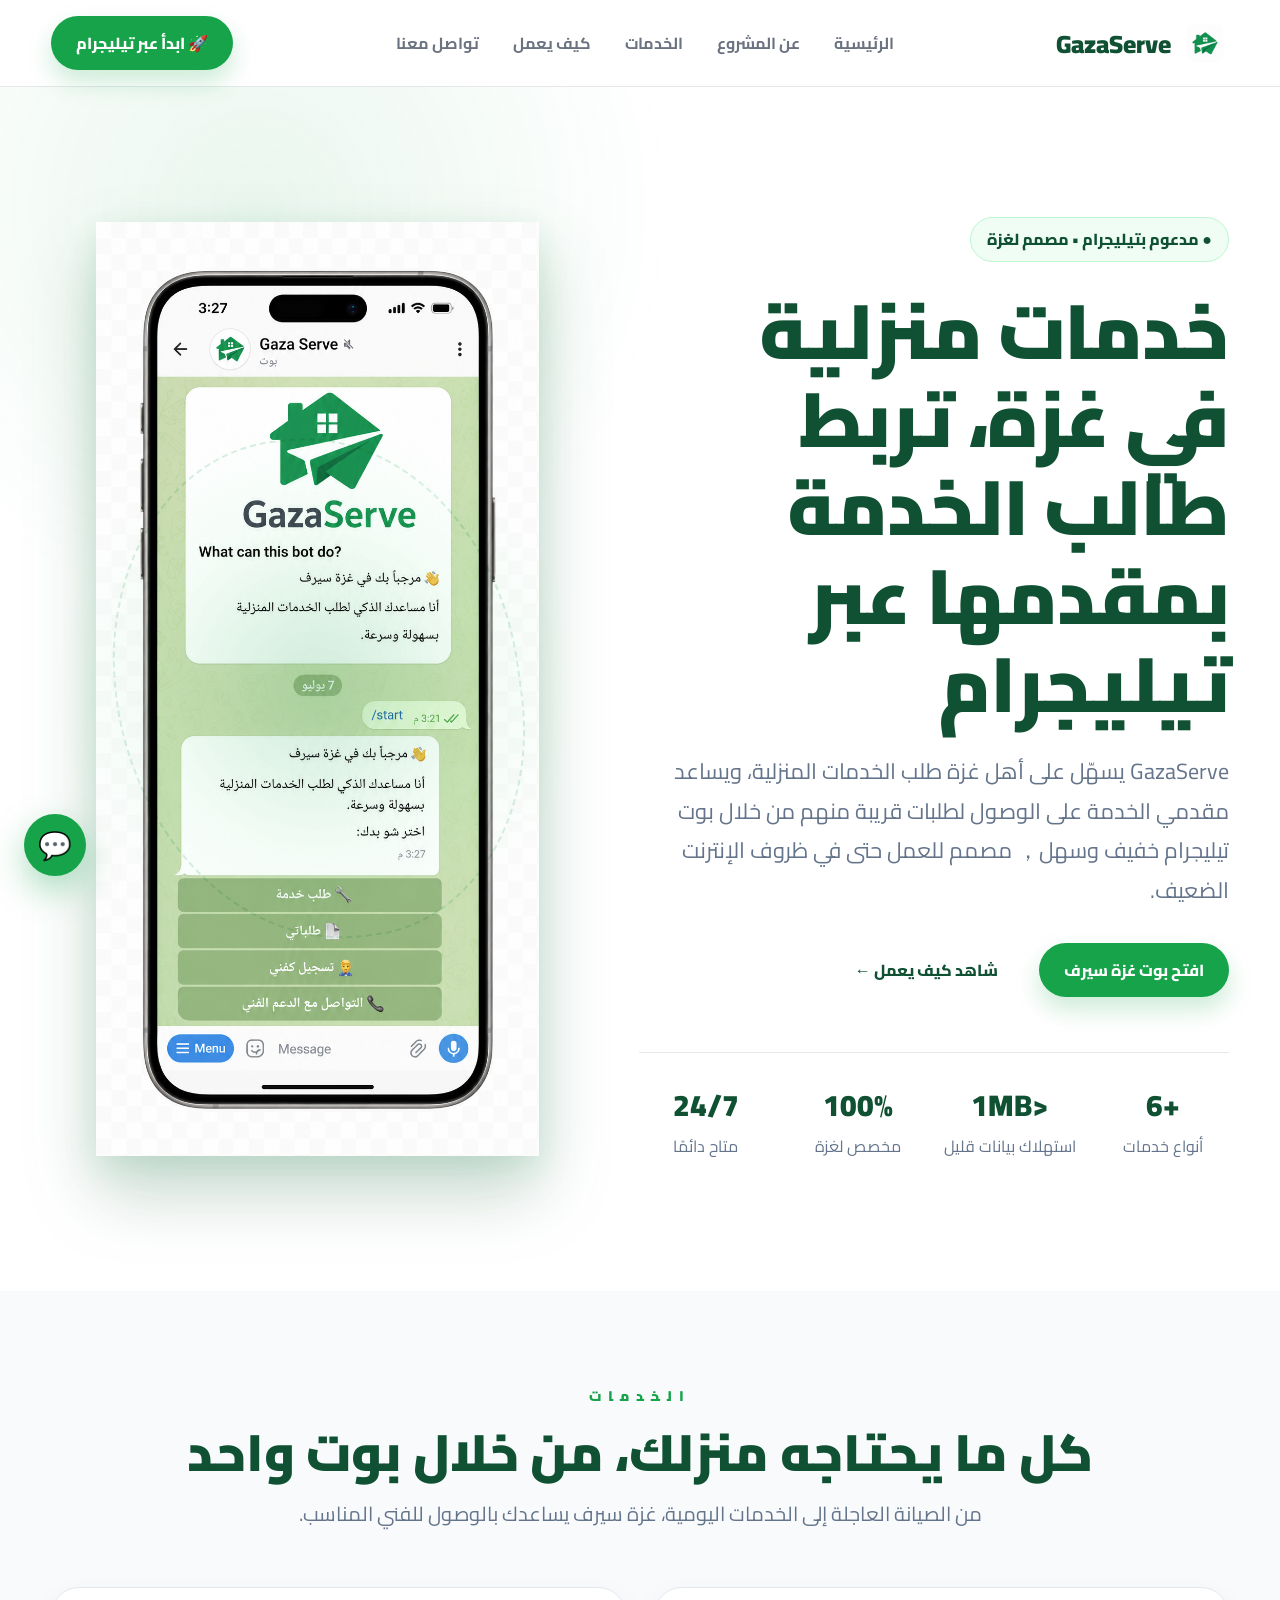
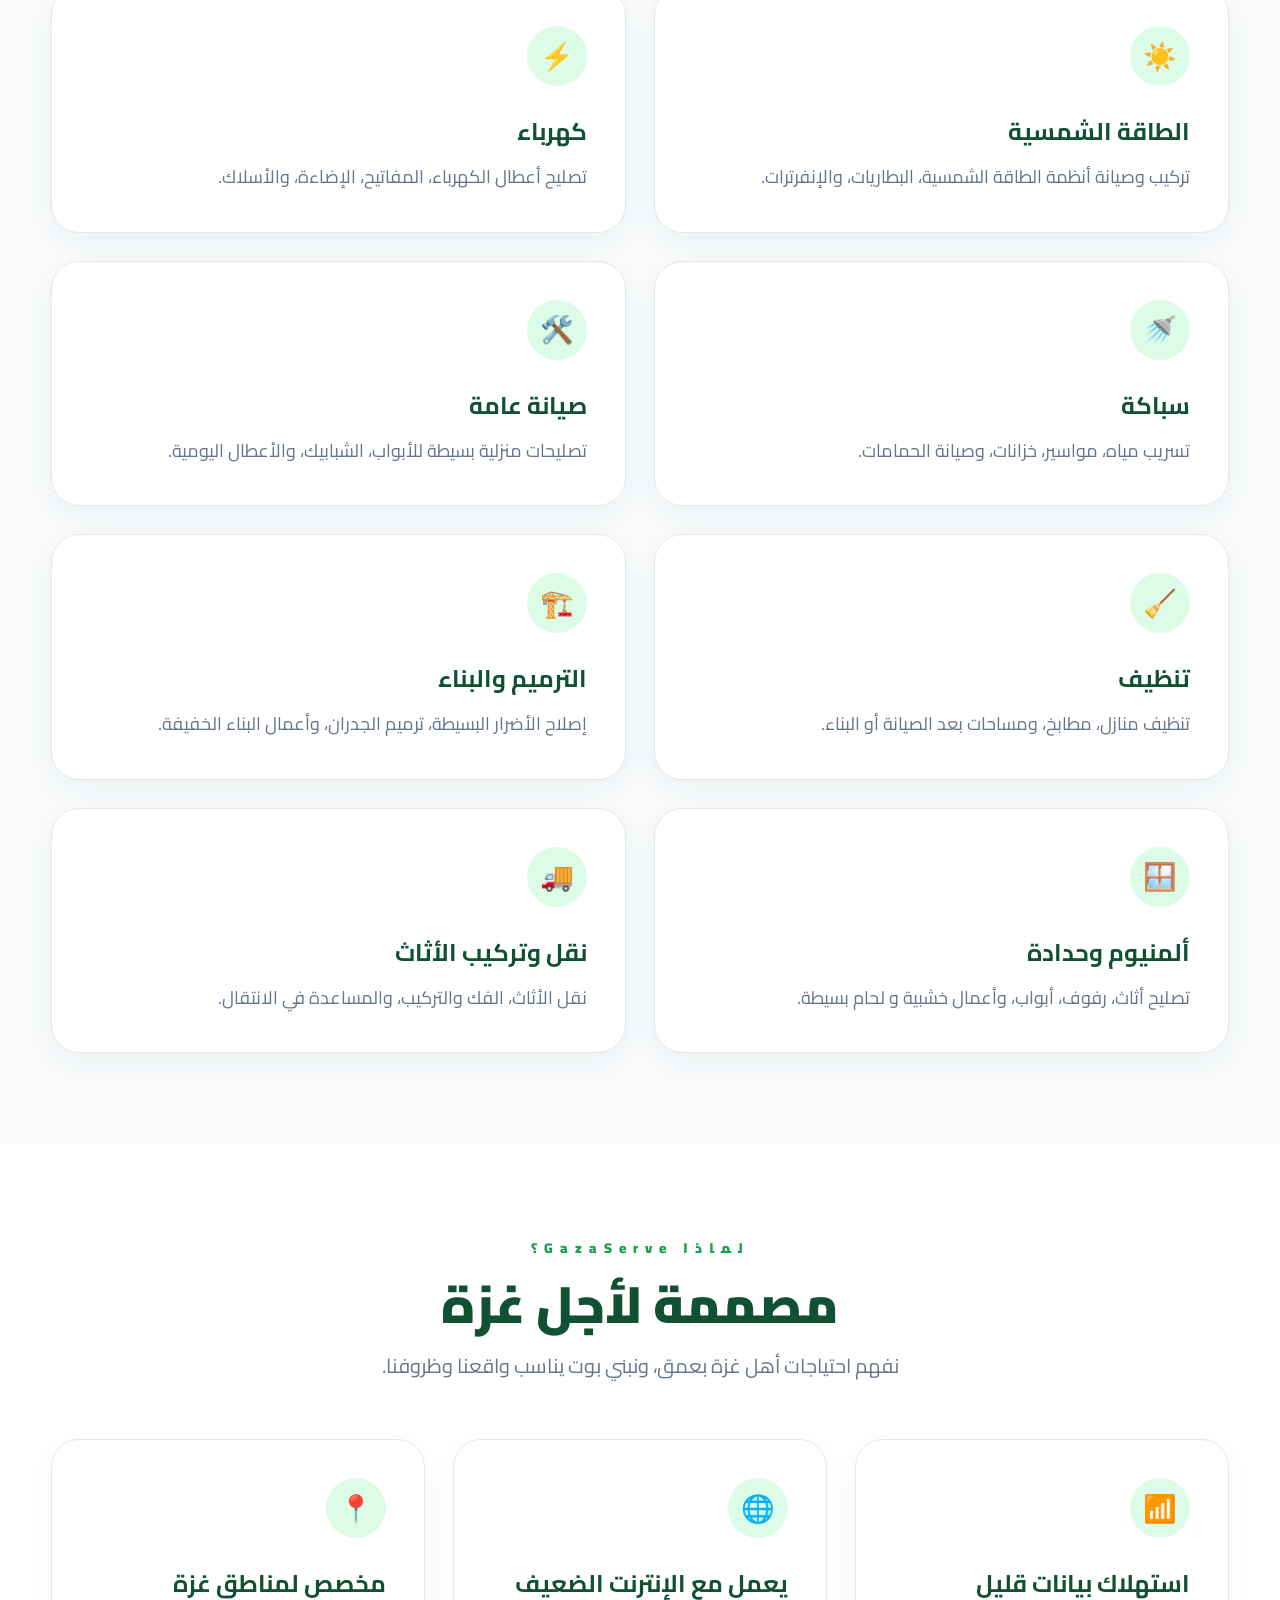
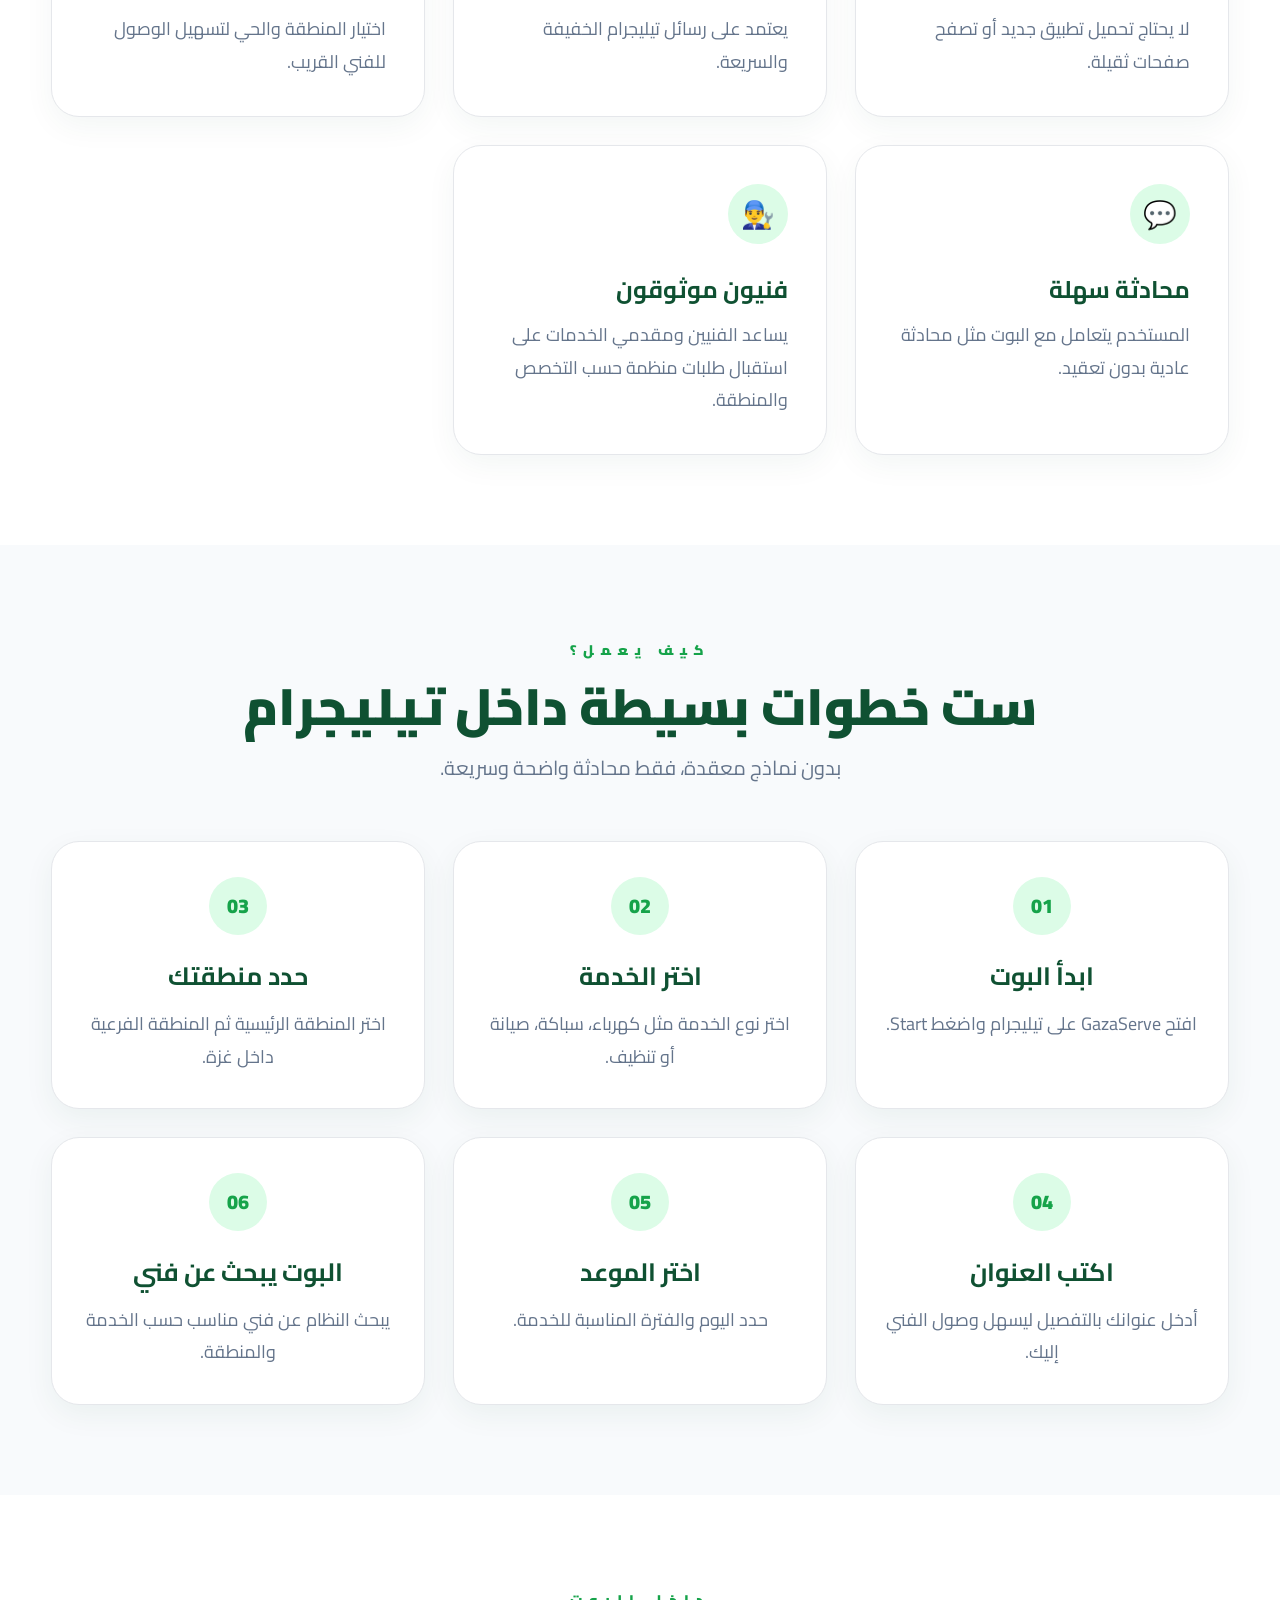
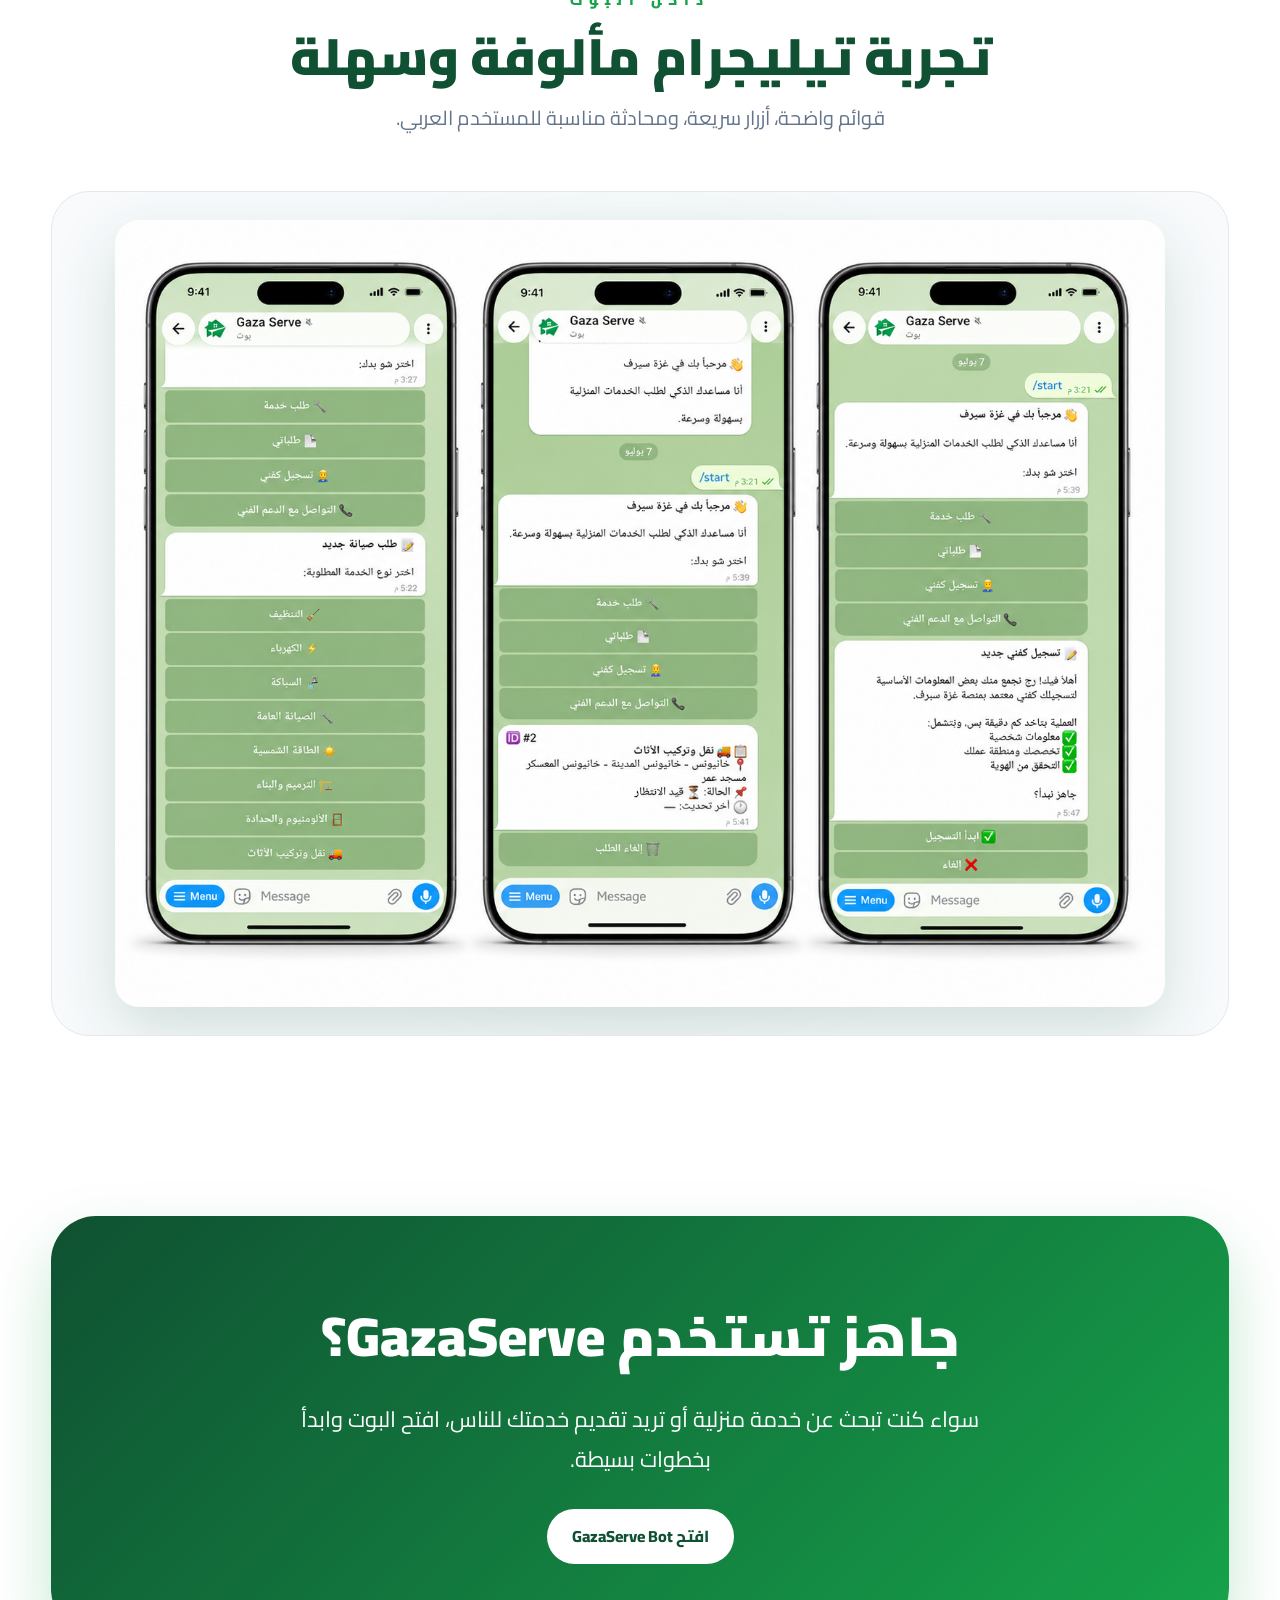
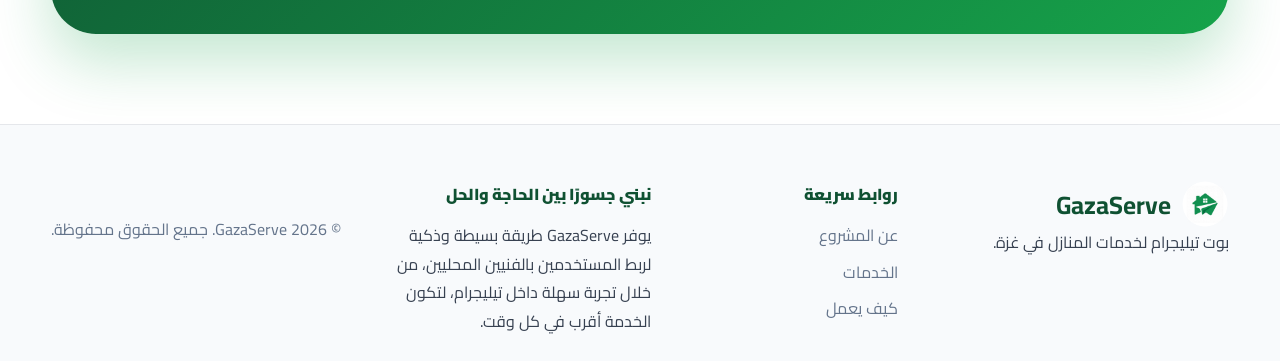
<file: html/index.html>
<!DOCTYPE html>
<html lang="ar" dir="rtl">
<head>
  <meta charset="UTF-8" />
  <meta name="viewport" content="width=device-width, initial-scale=1.0" />
  <title>GazaServe | خدمات منزلية عبر تيليجرام</title>

  <link rel="stylesheet" href="../css/style.css" />
  <script defer src="../js/main.js"></script>

  <link rel="preconnect" href="https://fonts.googleapis.com">
  <link rel="preconnect" href="https://fonts.gstatic.com" crossorigin>
  <link href="https://fonts.googleapis.com/css2?family=Cairo:wght@400;600;700;800;900&display=swap" rel="stylesheet">
</head>

<body>

<header class="navbar">
  <div class="container nav-content">
    <a href="index.html" class="logo">
      <img src="../images/logo.png" alt="GazaServe Logo">
      <span>GazaServe</span>
    </a>

    <button class="menu-btn" id="menuBtn">☰</button>

    <nav class="nav-links" id="navLinks">
      <a href="index.html">الرئيسية</a>
      <a href="about.html">عن المشروع</a>
      <a href="services.html">الخدمات</a>
      <a href="how-it-works.html">كيف يعمل</a>
      <a href="contact.html">تواصل معنا</a>
    </nav>

    <a class="nav-cta" href="https://t.me/GazaServeBot" target="_blank">🚀 ابدأ عبر تيليجرام</a>
  </div>
</header>

<main>

<section class="hero section">
  <div class="container hero-grid">
    <div class="hero-text reveal">
      <div class="badge">● مدعوم بتيليجرام • مصمم لغزة</div>
<h1>خدمات منزلية في غزة، تربط طالب الخدمة بمقدمها عبر تيليجرام</h1>

<p>
  GazaServe يسهّل على أهل غزة طلب الخدمات المنزلية، ويساعد مقدمي الخدمة
  على الوصول لطلبات قريبة منهم من خلال بوت تيليجرام خفيف وسهل，
  مصمم للعمل حتى في ظروف الإنترنت الضعيف.
</p>

      <div class="hero-actions">
        <a href="https://t.me/GazaServeBot" target="_blank" class="btn primary">افتح بوت غزة سيرف</a>
        <a href="#how" class="btn secondary">شاهد كيف يعمل ←</a>
      </div>

      <div class="stats">
        <div><strong>+6</strong><span>أنواع خدمات</span></div>
        <div><strong>&lt;1MB</strong><span>استهلاك بيانات قليل</span></div>
        <div><strong>100%</strong><span>مخصص لغزة</span></div>
        <div><strong>24/7</strong><span>متاح دائمًا</span></div>
      </div>
    </div>

    <div class="phone-card reveal">
      <img src="../images/bot-screen.png" alt="GazaServe Telegram Bot">
    </div>
  </div>
</section>

<section class="services section" id="services">
  <div class="container">
    <div class="section-title reveal">
      <span>الخدمات</span>
      <h2>كل ما يحتاجه منزلك، من خلال بوت واحد</h2>
      <p>من الصيانة العاجلة إلى الخدمات اليومية، غزة سيرف يساعدك بالوصول للفني المناسب.</p>
    </div>

    <div class="cards-grid">
      <div class="service-card reveal"><div class="icon">☀️</div><h3>الطاقة الشمسية</h3><p>تركيب وصيانة أنظمة الطاقة الشمسية، البطاريات، والإنفرترات.</p></div>
      <div class="service-card reveal"><div class="icon">⚡</div><h3>كهرباء</h3><p>تصليح أعطال الكهرباء، المفاتيح، الإضاءة، والأسلاك.</p></div>
      <div class="service-card reveal"><div class="icon">🚿</div><h3>سباكة</h3><p>تسريب مياه، مواسير، خزانات، وصيانة الحمامات.</p></div>
      <div class="service-card reveal"><div class="icon">🛠️</div><h3>صيانة عامة</h3><p>تصليحات منزلية بسيطة للأبواب، الشبابيك، والأعطال اليومية.</p></div>
      <div class="service-card reveal"><div class="icon">🧹</div><h3>تنظيف</h3><p>تنظيف منازل، مطابخ، ومساحات بعد الصيانة أو البناء.</p></div>
      <div class="service-card reveal"><div class="icon">🏗️</div><h3>الترميم والبناء</h3><p>إصلاح الأضرار البسيطة، ترميم الجدران، وأعمال البناء الخفيفة.</p></div>
      <div class="service-card reveal"><div class="icon">🪟</div><h3>ألمنيوم وحدادة</h3><p>تصليح أثاث، رفوف، أبواب، وأعمال خشبية و لحام بسيطة.</p></div>
      <div class="service-card reveal"><div class="icon">🚚</div><h3>نقل وتركيب الأثاث</h3><p>نقل الأثاث، الفك والتركيب، والمساعدة في الانتقال.</p></div>
    </div>
  </div>
</section>

<section class="why section">
  <div class="container">
    <div class="section-title reveal">
      <span>لماذا GazaServe؟</span>
      <h2>مصممة لأجل غزة</h2>
      <p>نفهم احتياجات أهل غزة بعمق، ونبني بوت يناسب واقعنا وظروفنا.</p>
    </div>

    <div class="why-grid">
      <div class="why-card reveal"><div class="why-icon">📶</div><h3>استهلاك بيانات قليل</h3><p>لا يحتاج تحميل تطبيق جديد أو تصفح صفحات ثقيلة.</p></div>
      <div class="why-card reveal"><div class="why-icon">🌐</div><h3>يعمل مع الإنترنت الضعيف</h3><p>يعتمد على رسائل تيليجرام الخفيفة والسريعة.</p></div>
      <div class="why-card reveal"><div class="why-icon">📍</div><h3>مخصص لمناطق غزة</h3><p>اختيار المنطقة والحي لتسهيل الوصول للفني القريب.</p></div>
      <div class="why-card reveal"><div class="why-icon">💬</div><h3>محادثة سهلة</h3><p>المستخدم يتعامل مع البوت مثل محادثة عادية بدون تعقيد.</p></div>
      <div class="why-card reveal"><div class="why-icon">👨‍🔧</div><h3>فنيون موثوقون</h3><p>يساعد الفنيين ومقدمي الخدمات على استقبال طلبات منظمة حسب التخصص والمنطقة.</p></div>
    </div>
  </div>
</section>

<section class="how section" id="how">
  <div class="container">
    <div class="section-title reveal">
      <span>كيف يعمل؟</span>
      <h2>ست خطوات بسيطة داخل تيليجرام</h2>
      <p>بدون نماذج معقدة، فقط محادثة واضحة وسريعة.</p>
    </div>

    <div class="timeline">
      <div class="step reveal"><span>01</span><h3>ابدأ البوت</h3><p>افتح GazaServe على تيليجرام واضغط Start.</p></div>
      <div class="step reveal"><span>02</span><h3>اختر الخدمة</h3><p>اختر نوع الخدمة مثل كهرباء، سباكة، صيانة أو تنظيف.</p></div>
      <div class="step reveal"><span>03</span><h3>حدد منطقتك</h3><p>اختر المنطقة الرئيسية ثم المنطقة الفرعية داخل غزة.</p></div>
      <div class="step reveal"><span>04</span><h3>اكتب العنوان</h3><p>أدخل عنوانك بالتفصيل ليسهل وصول الفني إليك.</p></div>
      <div class="step reveal"><span>05</span><h3>اختر الموعد</h3><p>حدد اليوم والفترة المناسبة للخدمة.</p></div>
      <div class="step reveal"><span>06</span><h3>البوت يبحث عن فني</h3><p>يبحث النظام عن فني مناسب حسب الخدمة والمنطقة.</p></div>
    </div>
  </div>
</section>

<section class="screens section">
  <div class="container">
    <div class="section-title reveal">
      <span>داخل البوت</span>
      <h2>تجربة تيليجرام مألوفة وسهلة</h2>
      <p>قوائم واضحة، أزرار سريعة، ومحادثة مناسبة للمستخدم العربي.</p>
    </div>

   <div class="screenshots single-screenshot reveal">
  <img
    src="../images/bot-screens-combined.png"
    alt="واجهات بوت GazaServe داخل تيليجرام"
  >
</div>
</section>

<section class="cta section">
  <div class="container">
    <div class="cta-box reveal">
      <h2>جاهز تستخدم GazaServe؟</h2>
      <p>
        سواء كنت تبحث عن خدمة منزلية أو تريد تقديم خدمتك للناس،
        افتح البوت وابدأ بخطوات بسيطة.
      </p>
      <a href="https://t.me/GazaServeBot" target="_blank" class="btn white-btn">افتح GazaServe Bot</a>
    </div>
  </div>
</section>

</main>
<footer class="footer">
  <div class="container footer-grid">
    <div>
      <div class="footer-logo">
        <img src="../images/logo.png" alt="">
        <strong>GazaServe</strong>
      </div>
      <p>بوت تيليجرام لخدمات المنازل في غزة.</p>
    </div>

    <div>
      <h4>روابط سريعة</h4>
      <a href="about.html">عن المشروع</a>
      <a href="services.html">الخدمات</a>
      <a href="how-it-works.html">كيف يعمل</a>
    </div>
<div><h4>نبني جسورًا بين الحاجة والحل</h4>

<p>
يوفر GazaServe طريقة بسيطة وذكية لربط المستخدمين بالفنيين المحليين، من خلال
تجربة سهلة داخل تيليجرام، لتكون الخدمة أقرب في كل وقت.
</p></div>

  <p class="copy">© 2026 GazaServe. جميع الحقوق محفوظة.</p>
</footer>

<a href="https://t.me/GazaServeBot" target="_blank" class="floating">💬</a>

</body>
</html>
</file>
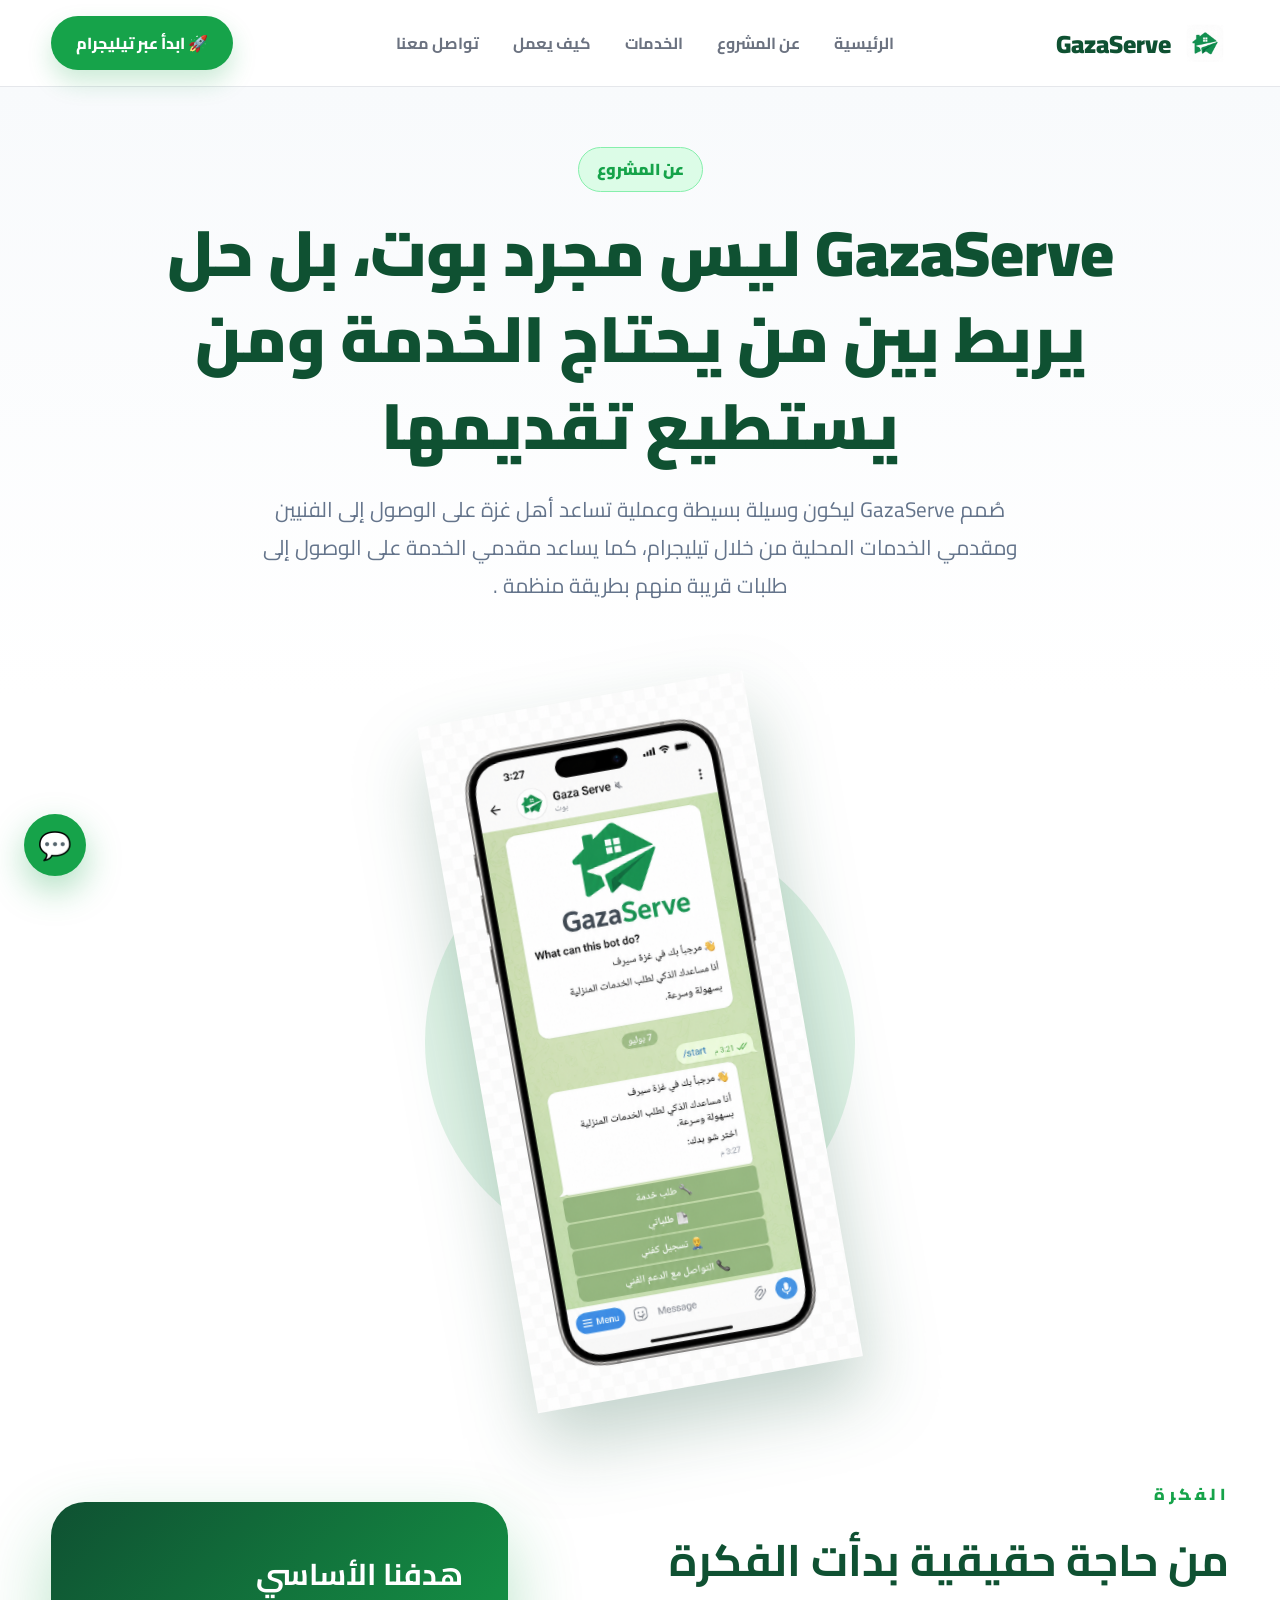
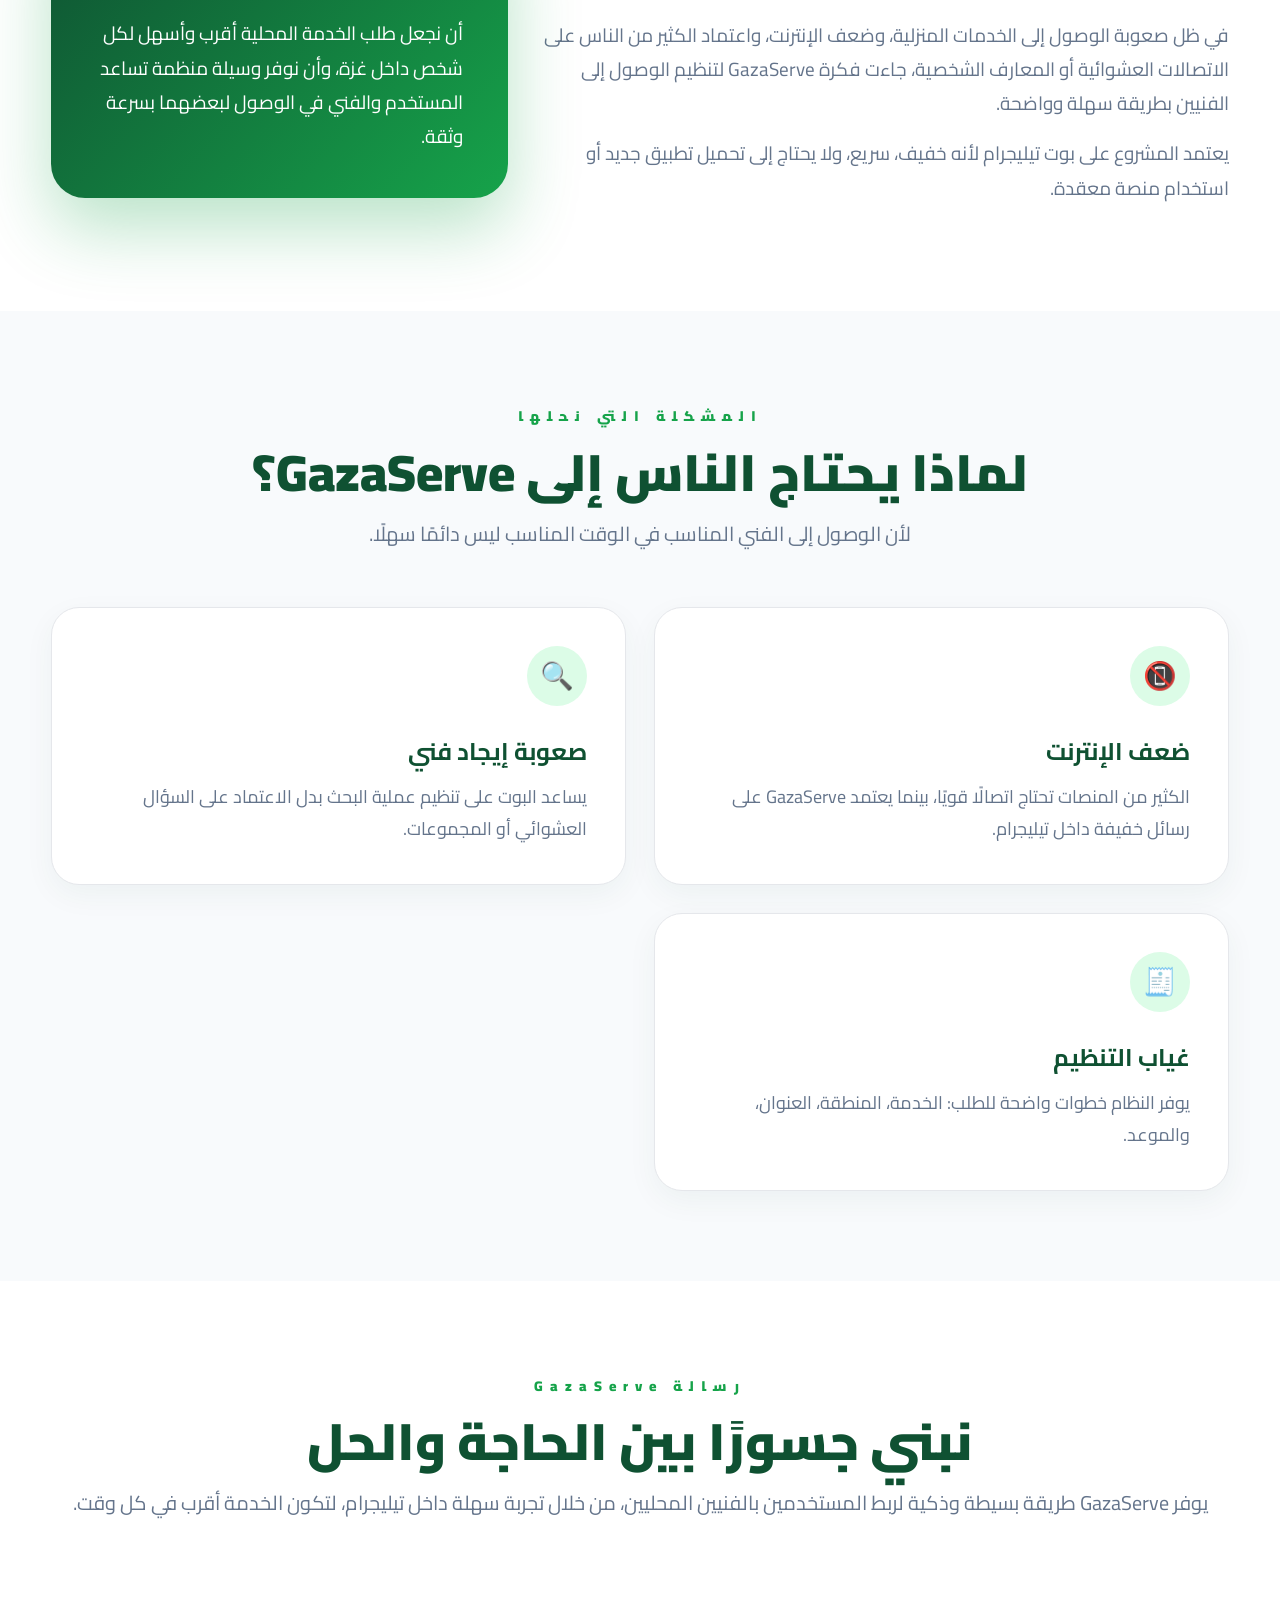
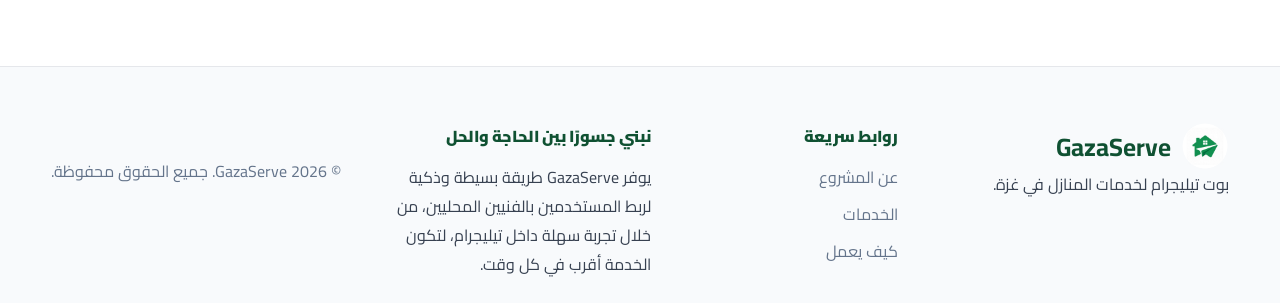
<file: html/about.html>
<!DOCTYPE html>
<html lang="ar" dir="rtl">
<head>
  <meta charset="UTF-8" />
  <meta name="viewport" content="width=device-width, initial-scale=1.0" />
  <title>GazaServe | خدمات منزلية عبر تيليجرام</title>

  <link rel="stylesheet" href="../css/style.css" />
  <link rel="stylesheet" href="../css/about.css"/>
  <script defer src="../js/main.js"></script>

  <link rel="preconnect" href="https://fonts.googleapis.com">
  <link rel="preconnect" href="https://fonts.gstatic.com" crossorigin>
  <link href="https://fonts.googleapis.com/css2?family=Cairo:wght@400;600;700;800;900&display=swap" rel="stylesheet">
</head>

<body>
<header class="navbar">
  <div class="container nav-content">
    <a href="index.html" class="logo">
      <img src="../images/logo.png" alt="GazaServe Logo">
      <span>GazaServe</span>
    </a>

    <button class="menu-btn" id="menuBtn">☰</button>

    <nav class="nav-links" id="navLinks">
      <a href="index.html">الرئيسية</a>
      <a href="about.html">عن المشروع</a>
      <a href="services.html">الخدمات</a>
      <a href="how-it-works.html">كيف يعمل</a>
      <a href="contact.html">تواصل معنا</a>
    </nav>

    <a class="nav-cta" href="https://t.me/GazaServeBot" target="_blank">🚀 ابدأ عبر تيليجرام</a>
  </div>
</header>

<main>
<section class="page-hero section">
  <div class="container">
    <span class="page-badge">عن المشروع</span>
    <h1>GazaServe ليس مجرد بوت، بل حل يربط بين من يحتاج الخدمة ومن يستطيع تقديمها</h1>
    <p>
      صُمم GazaServe ليكون وسيلة بسيطة وعملية تساعد أهل غزة على الوصول إلى الفنيين
      ومقدمي الخدمات المحلية من خلال تيليجرام، كما يساعد مقدمي الخدمة على الوصول
       إلى طلبات قريبة منهم بطريقة منظمة .
    </p>
  </div>
</section>

    <div class="about-phone reveal">
      <img src="../images/bot-screen.png" alt="GazaServe Bot">
    </div>
  </div>
</section>

<section class="about-story section">
  <div class="container about-grid">
    <div class="about-text reveal">
      <span>الفكرة</span>
      <h2>من حاجة حقيقية بدأت الفكرة</h2>
      <p>
        في ظل صعوبة الوصول إلى الخدمات المنزلية، وضعف الإنترنت، واعتماد الكثير
        من الناس على الاتصالات العشوائية أو المعارف الشخصية، جاءت فكرة GazaServe
        لتنظيم الوصول إلى الفنيين بطريقة سهلة وواضحة.
      </p>
      <p>
        يعتمد المشروع على بوت تيليجرام لأنه خفيف، سريع، ولا يحتاج إلى تحميل
        تطبيق جديد أو استخدام منصة معقدة.
      </p>
    </div>

    <div class="about-card reveal">
      <h3>هدفنا الأساسي</h3>
      <p>
        أن نجعل طلب الخدمة المحلية أقرب وأسهل لكل شخص داخل غزة، وأن نوفر وسيلة
        منظمة تساعد المستخدم والفني في الوصول لبعضهما بسرعة وثقة.
      </p>
    </div>
  </div>
</section>

<section class="problem section">
  <div class="container">
    <div class="section-title reveal">
      <span>المشكلة التي نحلها</span>
      <h2>لماذا يحتاج الناس إلى GazaServe؟</h2>
      <p>لأن الوصول إلى الفني المناسب في الوقت المناسب ليس دائمًا سهلًا.</p>
    </div>

    <div class="cards-grid">
      <div class="why-card reveal">
        <div class="why-icon">📵</div>
        <h3>ضعف الإنترنت</h3>
        <p>الكثير من المنصات تحتاج اتصالًا قويًا، بينما يعتمد GazaServe على رسائل خفيفة داخل تيليجرام.</p>
      </div>

      <div class="why-card reveal">
        <div class="why-icon">🔍</div>
        <h3>صعوبة إيجاد فني</h3>
        <p>يساعد البوت على تنظيم عملية البحث بدل الاعتماد على السؤال العشوائي أو المجموعات.</p>
      </div>

      <div class="why-card reveal">
        <div class="why-icon">🧾</div>
        <h3>غياب التنظيم</h3>
        <p>يوفر النظام خطوات واضحة للطلب: الخدمة، المنطقة، العنوان، والموعد.</p>
      </div>
    </div>
  </div>
</section>

<section class="about-values section">
  <div class="container">
    <div class="section-title reveal">
      <span>رسالة GazaServe</span>
      <h2>نبني جسورًا بين الحاجة والحل</h2>
      <p>
        يوفر GazaServe طريقة بسيطة وذكية لربط المستخدمين بالفنيين المحليين، من
        خلال تجربة سهلة داخل تيليجرام، لتكون الخدمة أقرب في كل وقت.
      </p>
    </div>
  </div>
</section>

</main>
<footer class="footer">
  <div class="container footer-grid">
    <div>
      <div class="footer-logo">
        <img src="../images/logo.png" alt="">
        <strong>GazaServe</strong>
      </div>
      <p>بوت تيليجرام لخدمات المنازل في غزة.</p>
    </div>

    <div>
      <h4>روابط سريعة</h4>
      <a href="about.html">عن المشروع</a>
      <a href="services.html">الخدمات</a>
      <a href="how-it-works.html">كيف يعمل</a>
    </div>
<div><h4>نبني جسورًا بين الحاجة والحل</h4>

<p>
يوفر GazaServe طريقة بسيطة وذكية لربط المستخدمين بالفنيين المحليين، من خلال
تجربة سهلة داخل تيليجرام، لتكون الخدمة أقرب في كل وقت.
</p></div>

  <p class="copy">© 2026 GazaServe. جميع الحقوق محفوظة.</p>
</footer>

<a href="https://t.me/GazaServeBot" target="_blank" class="floating">💬</a>

</body>
</html>
</file>
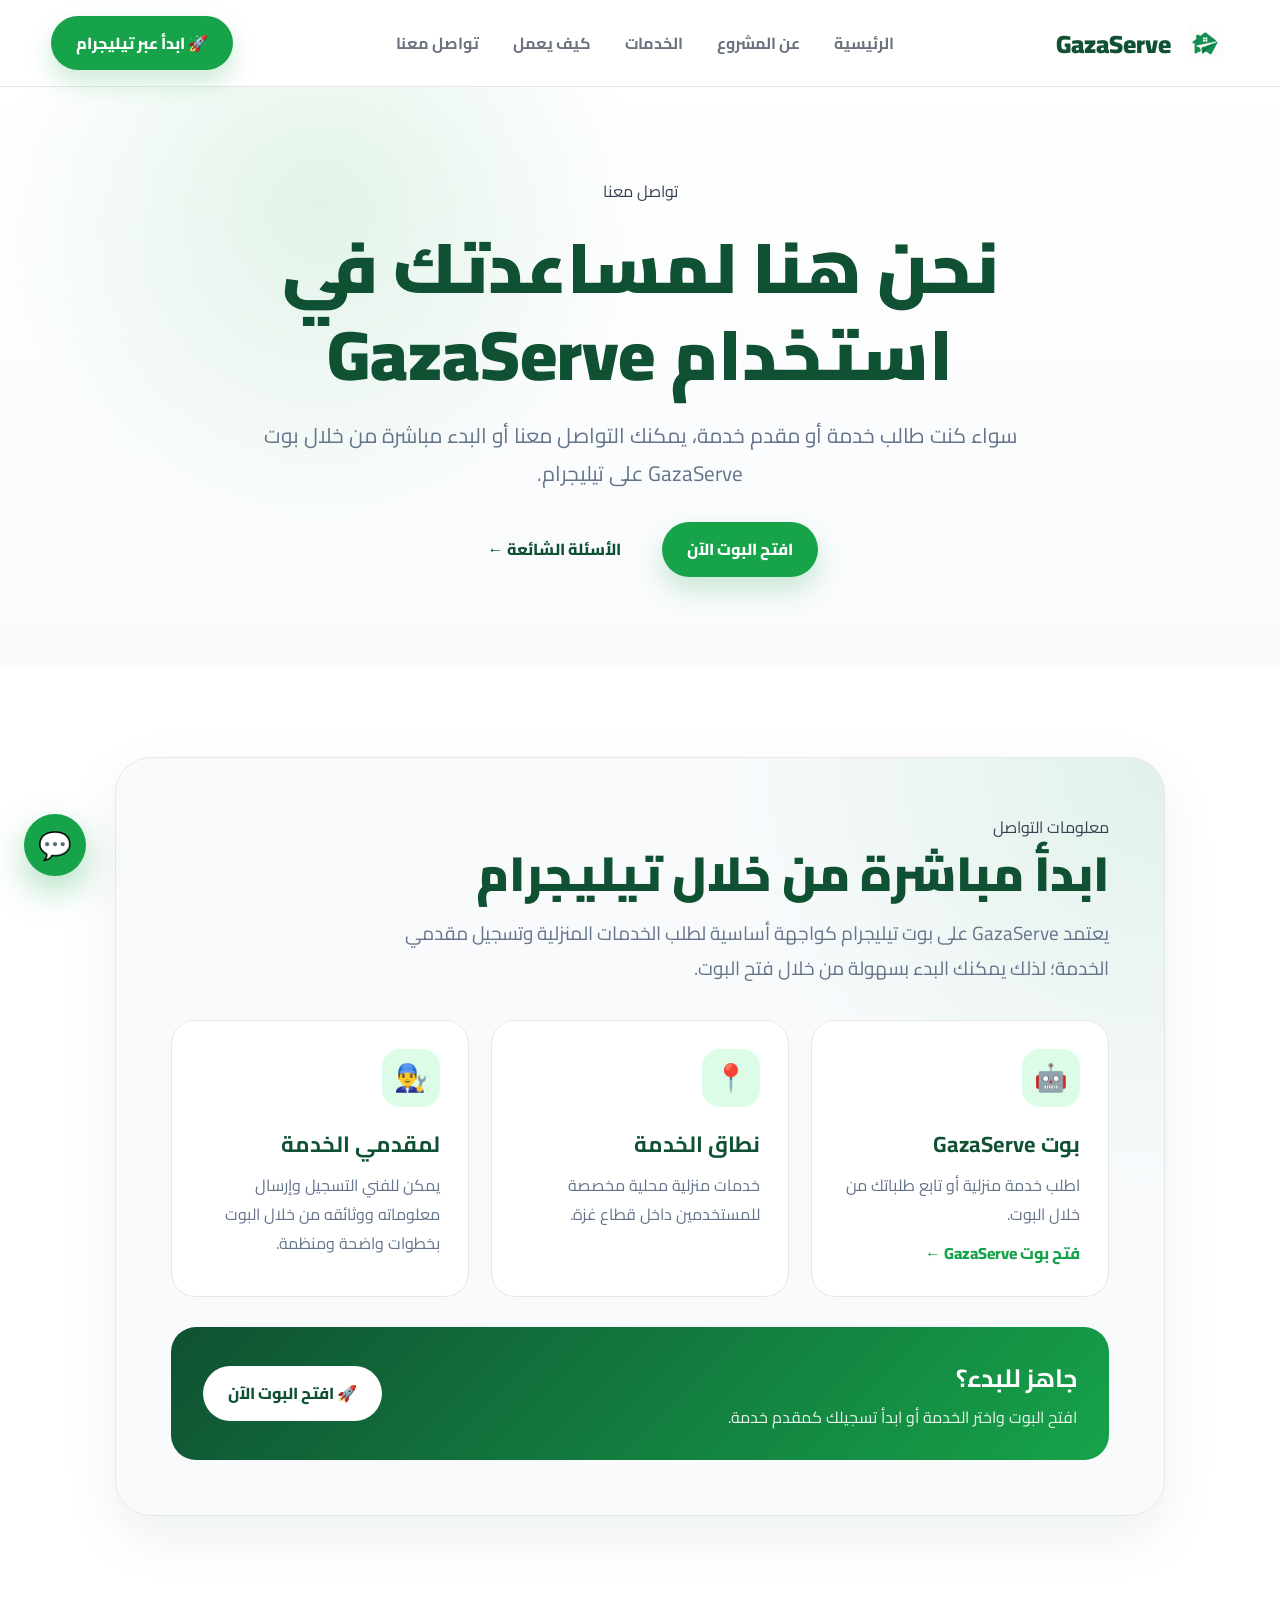
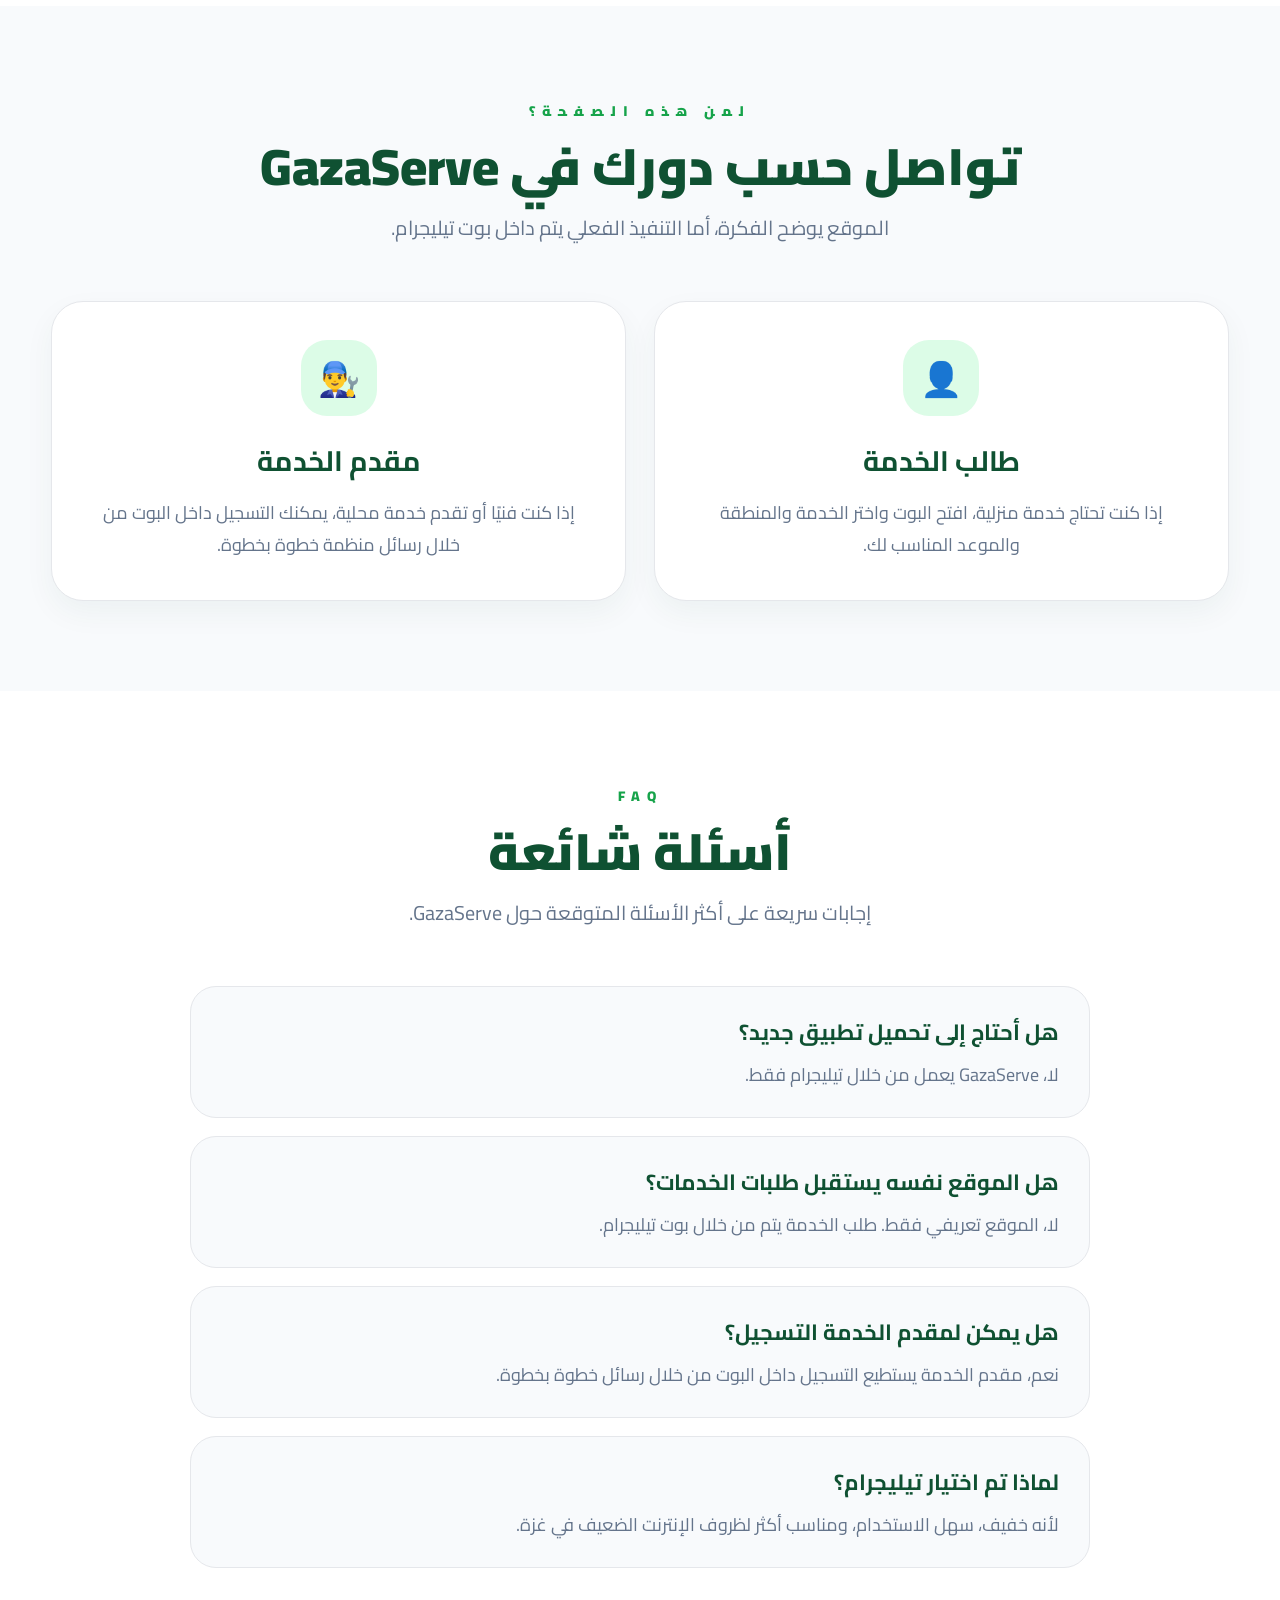
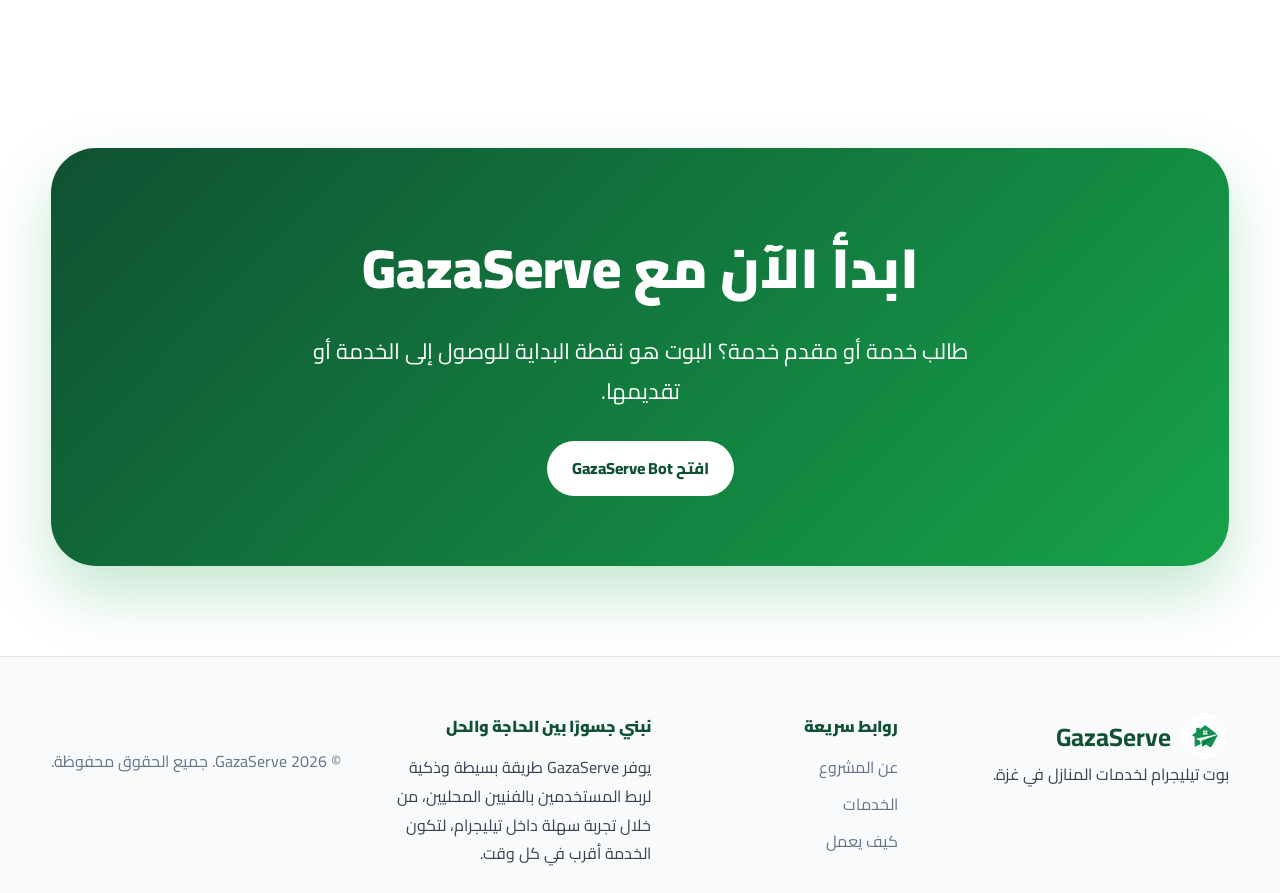
<file: html/contact.html>
<!DOCTYPE html>
<html lang="ar" dir="rtl">
<head>
  <meta charset="UTF-8" />
  <meta name="viewport" content="width=device-width, initial-scale=1.0" />

  <title>تواصل معنا | GazaServe</title>

  <link rel="stylesheet" href="../css/style.css" />
  <link rel="stylesheet" href="../css/contact.css" />
  <script defer src="../js/main.js"></script>

  <link rel="preconnect" href="https://fonts.googleapis.com">
  <link rel="preconnect" href="https://fonts.gstatic.com" crossorigin>
  <link href="https://fonts.googleapis.com/css2?family=Cairo:wght@400;600;700;800;900&display=swap" rel="stylesheet">
</head>

<body>

<header class="navbar">
  <div class="container nav-content">
    <a href="index.html" class="logo">
      <img src="../images/logo.png" alt="GazaServe Logo">
      <span>GazaServe</span>
    </a>

    <button class="menu-btn" id="menuBtn">☰</button>

    <nav class="nav-links" id="navLinks">
      <a href="index.html">الرئيسية</a>
      <a href="about.html">عن المشروع</a>
      <a href="services.html">الخدمات</a>
      <a href="how-it-works.html">كيف يعمل</a>
      <a href="contact.html">تواصل معنا</a>
    </nav>

    <a class="nav-cta" href="https://t.me/GazaServeBot" target="_blank">🚀 ابدأ عبر تيليجرام</a>
  </div>
</header>

<main>

<section class="contact-hero section">
  <div class="container contact-hero-content reveal">
    <span class="page-badge">تواصل معنا</span>
    <h1>نحن هنا لمساعدتك في استخدام GazaServe</h1>
    <p>
      سواء كنت طالب خدمة أو مقدم خدمة، يمكنك التواصل معنا أو البدء مباشرة
      من خلال بوت GazaServe على تيليجرام.
    </p>

    <div class="contact-actions">
      <a href="https://t.me/GazaServeBot" target="_blank" class="btn primary">افتح البوت الآن</a>
      <a href="#faq" class="btn secondary">الأسئلة الشائعة ←</a>
    </div>
  </div>
</section>

<section class="section contact-main">
  <div class="container">

    <div class="contact-info contact-info-full reveal">
      <span class="page-badge">معلومات التواصل</span>

      <h2>ابدأ مباشرة من خلال تيليجرام</h2>

      <p class="contact-intro">
        يعتمد GazaServe على بوت تيليجرام كواجهة أساسية لطلب الخدمات المنزلية
        وتسجيل مقدمي الخدمة؛ لذلك يمكنك البدء بسهولة من خلال فتح البوت.
      </p>

      <div class="info-cards">

        <div class="info-card">
          <div class="info-icon">🤖</div>

          <div>
            <h3>بوت GazaServe</h3>
            <p>اطلب خدمة منزلية أو تابع طلباتك من خلال البوت.</p>

            <a
              href="https://t.me/GazaServeBot"
              target="_blank"
              rel="noopener noreferrer"
            >
              فتح بوت GazaServe ←
            </a>
          </div>
        </div>

        <div class="info-card">
          <div class="info-icon">📍</div>

          <div>
            <h3>نطاق الخدمة</h3>
            <p>خدمات منزلية محلية مخصصة للمستخدمين داخل قطاع غزة.</p>
          </div>
        </div>

        <div class="info-card">
          <div class="info-icon">👨‍🔧</div>

          <div>
            <h3>لمقدمي الخدمة</h3>
            <p>
              يمكن للفني التسجيل وإرسال معلوماته ووثائقه من خلال البوت
              بخطوات واضحة ومنظمة.
            </p>
          </div>
        </div>

      </div>

      <div class="contact-direct-action">
        <div>
          <h3>جاهز للبدء؟</h3>
          <p>افتح البوت واختر الخدمة أو ابدأ تسجيلك كمقدم خدمة.</p>
        </div>

        <a
          href="https://t.me/GazaServeBot"
          target="_blank"
          rel="noopener noreferrer"
          class="btn primary"
        >
          🚀 افتح البوت الآن
        </a>
      </div>

    </div>

  </div>
</section>

<section class="section audience-contact">
  <div class="container">
    <div class="section-title reveal">
      <span>لمن هذه الصفحة؟</span>
      <h2>تواصل حسب دورك في GazaServe</h2>
      <p>الموقع يوضح الفكرة، أما التنفيذ الفعلي يتم داخل بوت تيليجرام.</p>
    </div>

    <div class="audience-grid">
      <div class="audience-card reveal">
        <div class="audience-icon">👤</div>
        <h3>طالب الخدمة</h3>
        <p>
          إذا كنت تحتاج خدمة منزلية، افتح البوت واختر الخدمة والمنطقة والموعد
          المناسب لك.
        </p>
      </div>

      <div class="audience-card reveal">
        <div class="audience-icon">👨‍🔧</div>
        <h3>مقدم الخدمة</h3>
        <p>
          إذا كنت فنيًا أو تقدم خدمة محلية، يمكنك التسجيل داخل البوت من خلال
          رسائل منظمة خطوة بخطوة.
        </p>
      </div>
    </div>
  </div>
</section>

<section class="section faq-section" id="faq">
  <div class="container">
    <div class="section-title reveal">
      <span>FAQ</span>
      <h2>أسئلة شائعة</h2>
      <p>إجابات سريعة على أكثر الأسئلة المتوقعة حول GazaServe.</p>
    </div>

    <div class="faq-list reveal">
      <div class="faq-item">
        <h3>هل أحتاج إلى تحميل تطبيق جديد؟</h3>
        <p>لا، GazaServe يعمل من خلال تيليجرام فقط.</p>
      </div>

      <div class="faq-item">
        <h3>هل الموقع نفسه يستقبل طلبات الخدمات؟</h3>
        <p>لا، الموقع تعريفي فقط. طلب الخدمة يتم من خلال بوت تيليجرام.</p>
      </div>

      <div class="faq-item">
        <h3>هل يمكن لمقدم الخدمة التسجيل؟</h3>
        <p>نعم، مقدم الخدمة يستطيع التسجيل داخل البوت من خلال رسائل خطوة بخطوة.</p>
      </div>

      <div class="faq-item">
        <h3>لماذا تم اختيار تيليجرام؟</h3>
        <p>لأنه خفيف، سهل الاستخدام، ومناسب أكثر لظروف الإنترنت الضعيف في غزة.</p>
      </div>
    </div>
  </div>
</section>

<section class="cta section">
  <div class="container">
    <div class="cta-box reveal">
      <h2>ابدأ الآن مع GazaServe</h2>
      <p>
        طالب خدمة أو مقدم خدمة؟ البوت هو نقطة البداية للوصول إلى الخدمة أو تقديمها.
      </p>
      <a href="https://t.me/GazaServeBot" target="_blank" class="btn white-btn">افتح GazaServe Bot</a>
    </div>
  </div>
</section>

</main>

<footer class="footer">
  <div class="container footer-grid">
    <div>
      <div class="footer-logo">
        <img src="../images/logo.png" alt="">
        <strong>GazaServe</strong>
      </div>
      <p>بوت تيليجرام لخدمات المنازل في غزة.</p>
    </div>

    <div>
      <h4>روابط سريعة</h4>
      <a href="about.html">عن المشروع</a>
      <a href="services.html">الخدمات</a>
      <a href="how-it-works.html">كيف يعمل</a>
    </div>
<div><h4>نبني جسورًا بين الحاجة والحل</h4>

<p>
يوفر GazaServe طريقة بسيطة وذكية لربط المستخدمين بالفنيين المحليين، من خلال
تجربة سهلة داخل تيليجرام، لتكون الخدمة أقرب في كل وقت.
</p></div>

  <p class="copy">© 2026 GazaServe. جميع الحقوق محفوظة.</p>
</footer>

<a href="https://t.me/GazaServeBot" target="_blank" class="floating">💬</a>

</body>
</html>
</file>
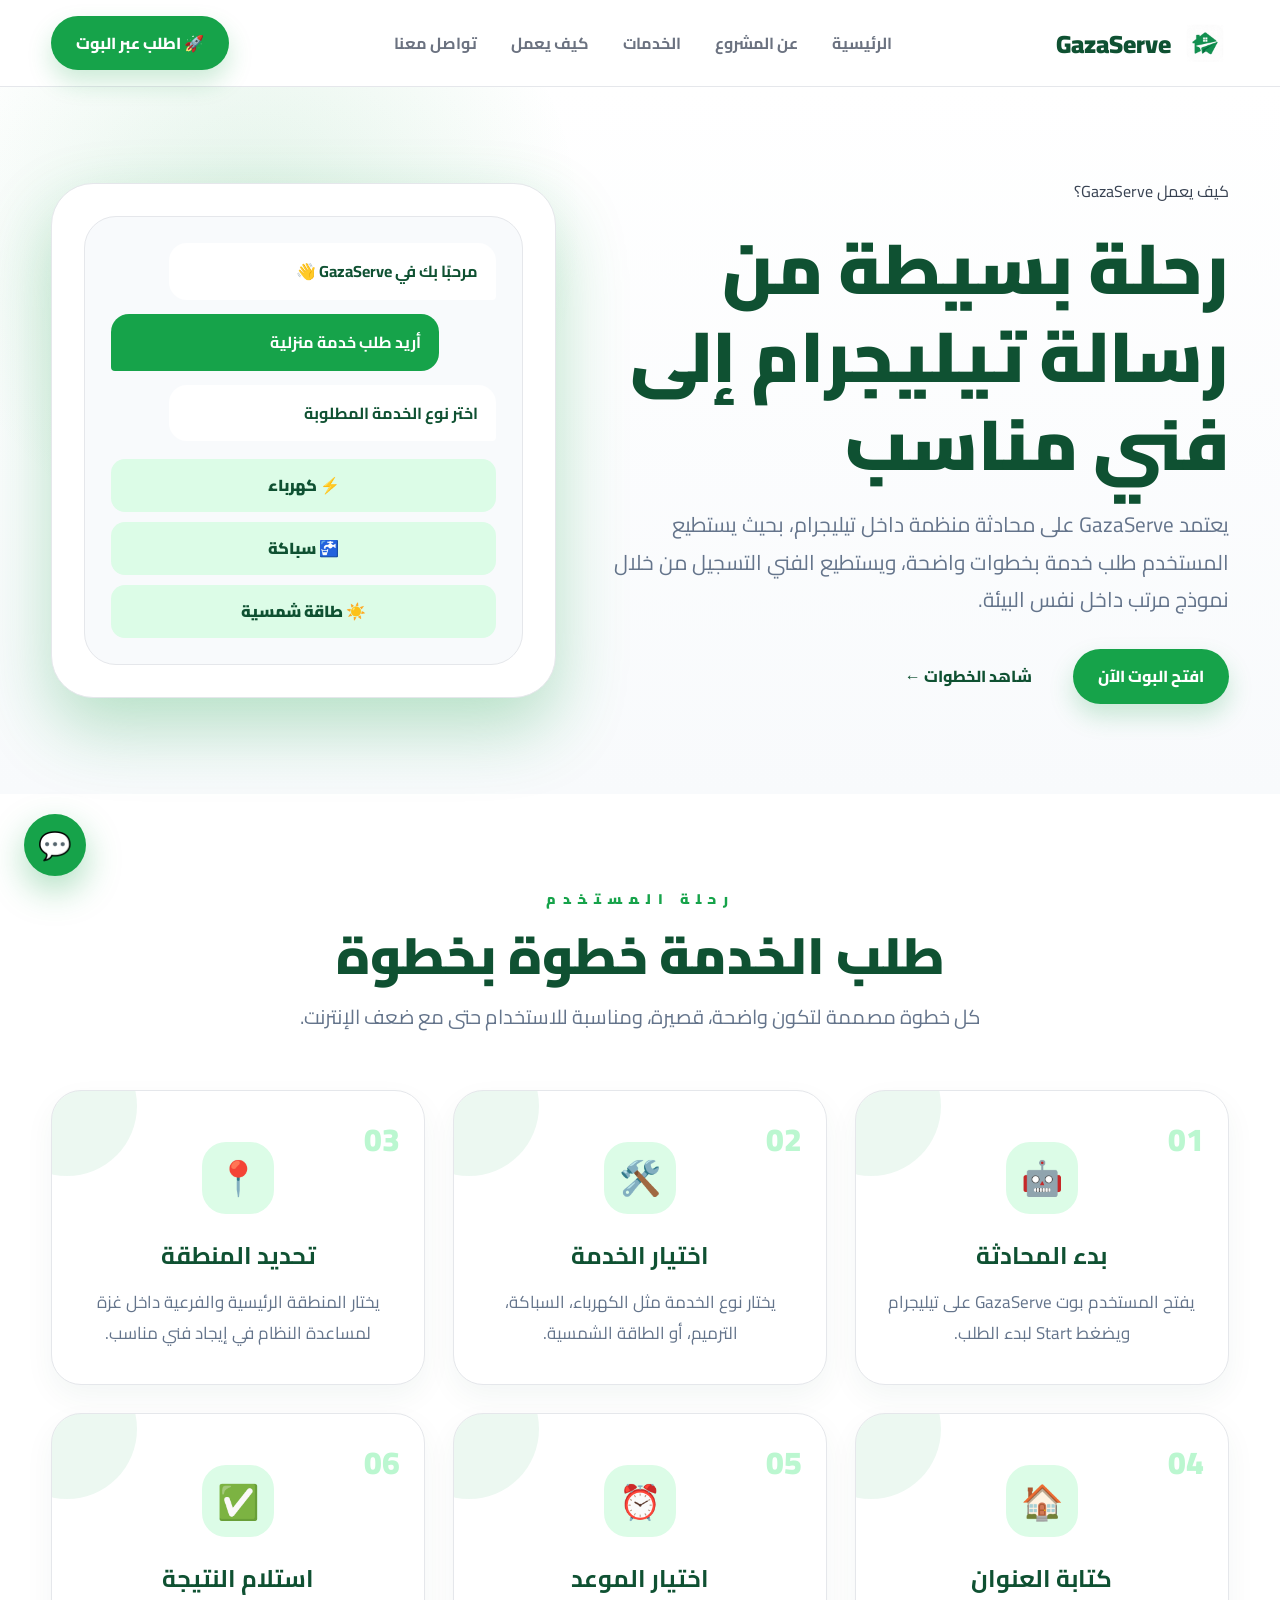
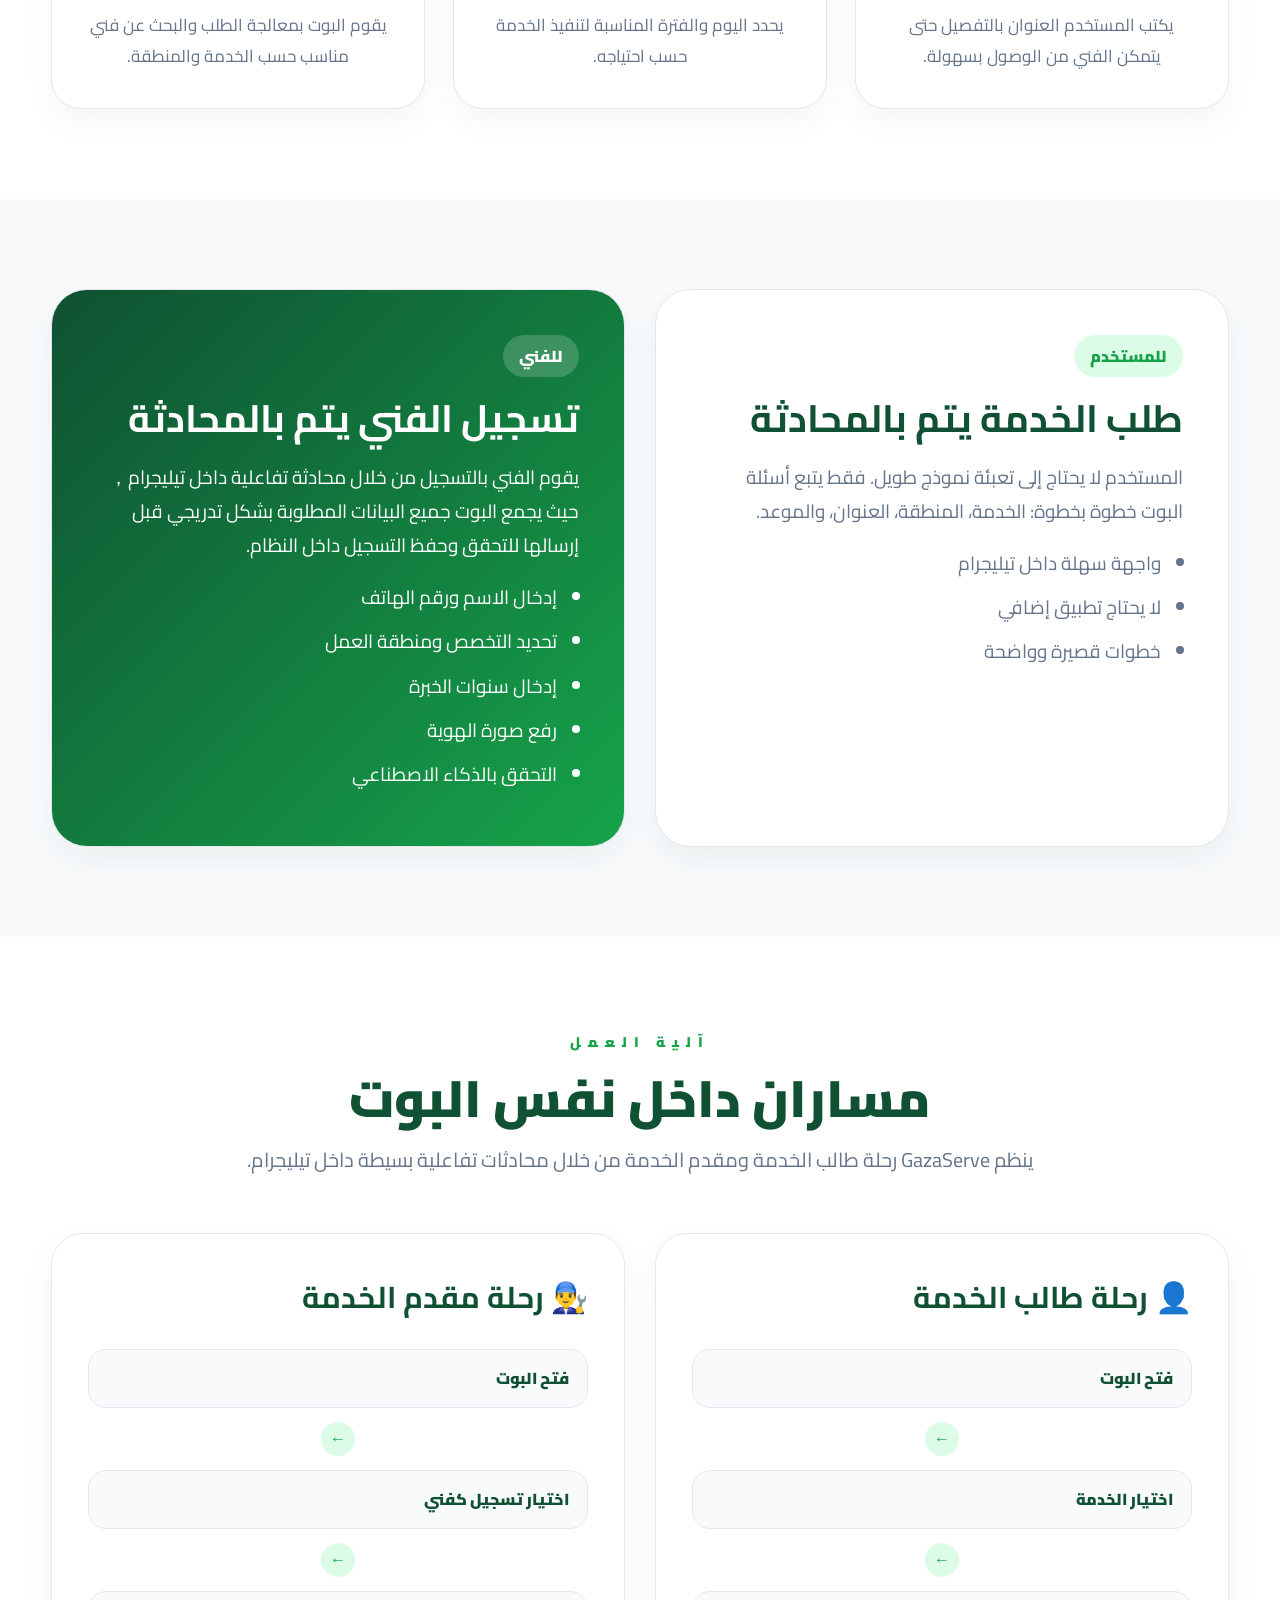
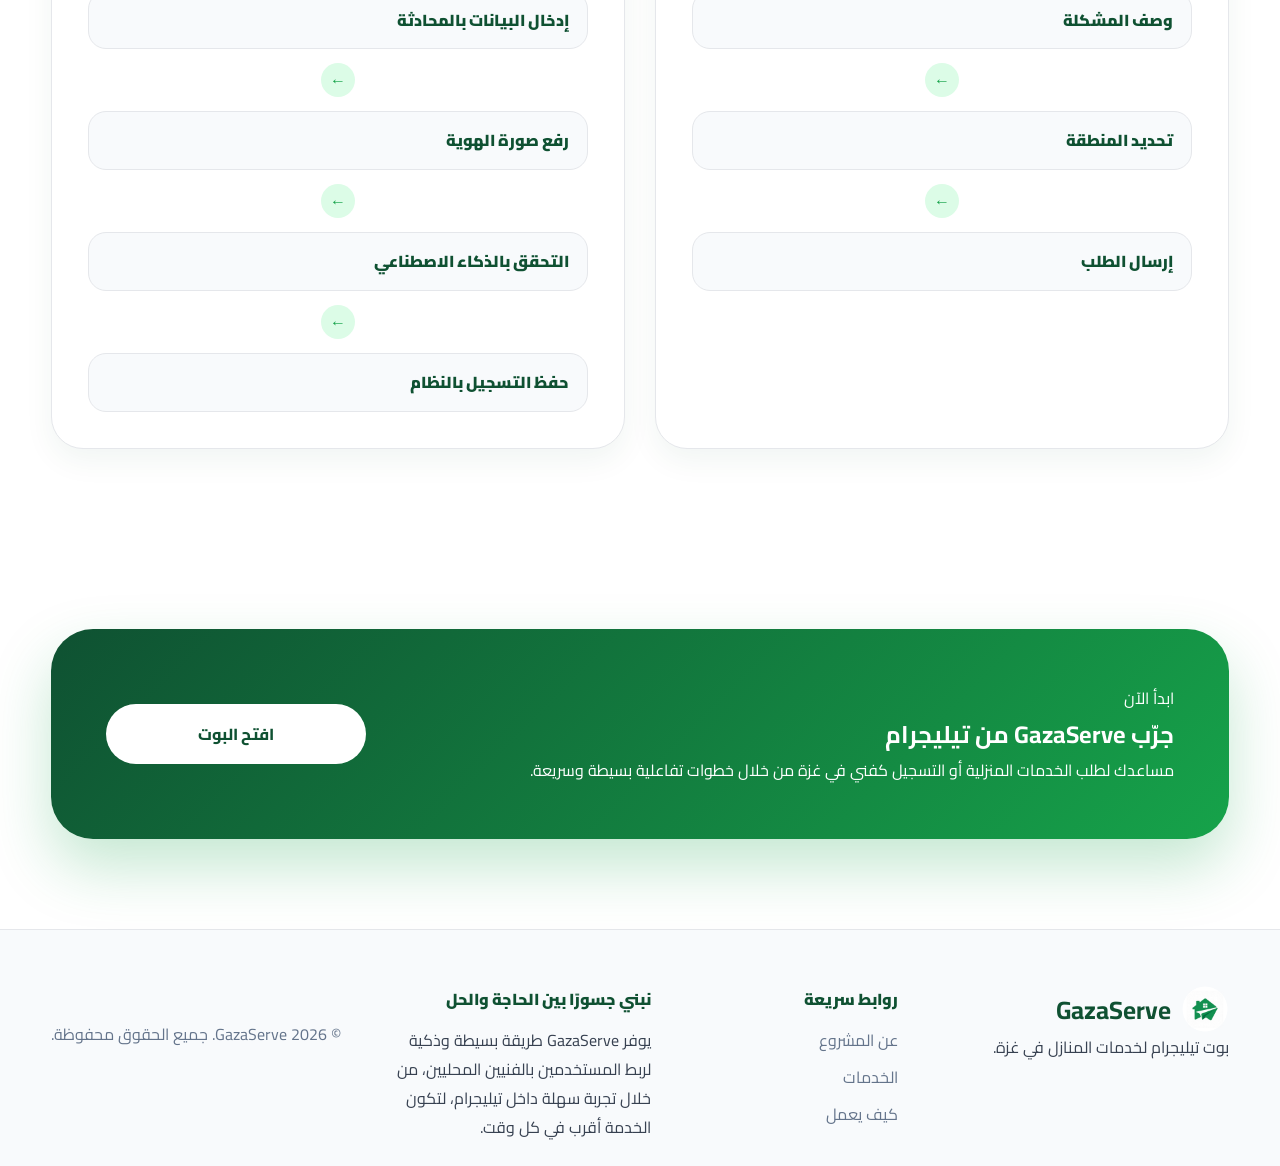
<file: html/how-it-works.html>
<!DOCTYPE html>
<html lang="ar" dir="rtl">
<head>
  <meta charset="UTF-8" />
  <meta name="viewport" content="width=device-width, initial-scale=1.0" />
  <title>كيف يعمل | GazaServe</title>

  <link rel="stylesheet" href="../css/style.css" />
  <link rel="stylesheet" href="../css/how-it-works.css" />
  <script defer src="../js/main.js"></script>

  <link rel="preconnect" href="https://fonts.googleapis.com">
  <link rel="preconnect" href="https://fonts.gstatic.com" crossorigin>
  <link href="https://fonts.googleapis.com/css2?family=Cairo:wght@400;600;700;800;900&display=swap" rel="stylesheet">
</head>

<body>

<header class="navbar">
  <div class="container nav-content">
    <a href="index.html" class="logo">
      <img src="../images/logo.png" alt="GazaServe Logo">
      <span>GazaServe</span>
    </a>

    <button class="menu-btn" id="menuBtn">☰</button>

    <nav class="nav-links" id="navLinks">
      <a href="index.html">الرئيسية</a>
      <a href="about.html">عن المشروع</a>
      <a href="services.html">الخدمات</a>
      <a href="how-it-works.html">كيف يعمل</a>
      <a href="contact.html">تواصل معنا</a>
    </nav>

    <a class="nav-cta" href="https://t.me/GazaServeBot" target="_blank">🚀 اطلب عبر البوت</a>
  </div>
</header>

<main>

<section class="work-hero section">
  <div class="container work-hero-grid">
    <div class="work-hero-text reveal">
      <span class="page-badge">كيف يعمل GazaServe؟</span>
      <h1>رحلة بسيطة من رسالة تيليجرام إلى فني مناسب</h1>
      <p>
        يعتمد GazaServe على محادثة منظمة داخل تيليجرام، بحيث يستطيع المستخدم طلب خدمة
        بخطوات واضحة، ويستطيع الفني التسجيل من خلال نموذج مرتب داخل نفس البيئة.
      </p>

      <div class="hero-actions">
        <a href="https://t.me/GazaServeBot" target="_blank" class="btn primary">افتح البوت الآن</a>
        <a href="#journey" class="btn secondary">شاهد الخطوات ←</a>
      </div>
    </div>

    <div class="work-mini-card reveal">
      <div class="mini-chat">
        <div class="chat-line bot">مرحبًا بك في GazaServe 👋</div>
        <div class="chat-line user">أريد طلب خدمة منزلية</div>
        <div class="chat-line bot">اختر نوع الخدمة المطلوبة</div>
        <div class="chat-buttons">
          <span>⚡ كهرباء</span>
          <span>🚰 سباكة</span>
          <span>☀️ طاقة شمسية</span>
        </div>
      </div>
    </div>
  </div>
</section>

<section class="section journey-section" id="journey">
  <div class="container">
    <div class="section-title reveal">
      <span>رحلة المستخدم</span>
      <h2>طلب الخدمة خطوة بخطوة</h2>
      <p>كل خطوة مصممة لتكون واضحة، قصيرة، ومناسبة للاستخدام حتى مع ضعف الإنترنت.</p>
    </div>

    <div class="journey-grid">
      <div class="journey-step reveal">
        <div class="journey-number">01</div>
        <div class="journey-icon">🤖</div>
        <h3>بدء المحادثة</h3>
        <p>يفتح المستخدم بوت GazaServe على تيليجرام ويضغط Start لبدء الطلب.</p>
      </div>

      <div class="journey-step reveal">
        <div class="journey-number">02</div>
        <div class="journey-icon">🛠️</div>
        <h3>اختيار الخدمة</h3>
        <p>يختار نوع الخدمة مثل الكهرباء، السباكة، الترميم، أو الطاقة الشمسية.</p>
      </div>

      <div class="journey-step reveal">
        <div class="journey-number">03</div>
        <div class="journey-icon">📍</div>
        <h3>تحديد المنطقة</h3>
        <p>يختار المنطقة الرئيسية والفرعية داخل غزة لمساعدة النظام في إيجاد فني مناسب.</p>
      </div>

      <div class="journey-step reveal">
        <div class="journey-number">04</div>
        <div class="journey-icon">🏠</div>
        <h3>كتابة العنوان</h3>
        <p>يكتب المستخدم العنوان بالتفصيل حتى يتمكن الفني من الوصول بسهولة.</p>
      </div>

      <div class="journey-step reveal">
        <div class="journey-number">05</div>
        <div class="journey-icon">⏰</div>
        <h3>اختيار الموعد</h3>
        <p>يحدد اليوم والفترة المناسبة لتنفيذ الخدمة حسب احتياجه.</p>
      </div>

      <div class="journey-step reveal">
        <div class="journey-number">06</div>
        <div class="journey-icon">✅</div>
        <h3>استلام النتيجة</h3>
        <p>يقوم البوت بمعالجة الطلب والبحث عن فني مناسب حسب الخدمة والمنطقة.</p>
      </div>
    </div>
  </div>
</section>

<section class="section roles-section">
  <div class="container roles-grid">
    <div class="role-card user-role reveal">
      <span>للمستخدم</span>
      <h2>طلب الخدمة يتم بالمحادثة</h2>
      <p>
        المستخدم لا يحتاج إلى تعبئة نموذج طويل. فقط يتبع أسئلة البوت خطوة بخطوة:
        الخدمة، المنطقة، العنوان، والموعد.
      </p>
      <ul>
        <li>واجهة سهلة داخل تيليجرام</li>
        <li>لا يحتاج تطبيق إضافي</li>
        <li>خطوات قصيرة وواضحة</li>
      </ul>
    </div>

    <div class="role-card tech-role reveal">
      <span>للفني</span>
      <h2>تسجيل الفني يتم بالمحادثة</h2>
      <p>
           يقوم الفني بالتسجيل من خلال محادثة تفاعلية داخل تيليجرام，
        حيث يجمع البوت جميع البيانات المطلوبة بشكل تدريجي قبل إرسالها
        للتحقق وحفظ التسجيل داخل النظام.
      </p>
      <ul>
        <li>إدخال الاسم ورقم الهاتف</li>
        <li>تحديد التخصص ومنطقة العمل</li>
        <li>إدخال سنوات الخبرة</li>
        <li>رفع صورة الهوية</li>
        <li>التحقق بالذكاء الاصطناعي</li>
      </ul>
    </div>
  </div>
</section>

<section class="section system-flow">
  <div class="container">
    <div class="section-title reveal">
      <span>آلية العمل</span>
      <h2>مساران داخل نفس البوت</h2>
      <p>    ينظم GazaServe رحلة طالب الخدمة ومقدم الخدمة من خلال محادثات تفاعلية
        بسيطة داخل تيليجرام.</p>
    </div>

    <div class="two-flow-grid">
      <div class="flow-card reveal">
        <h3>👤 رحلة طالب الخدمة</h3>
        <div class="mini-flow">
          <span>فتح البوت</span>
          <b>←</b>
          <span>اختيار الخدمة</span>
          <b>←</b>
          <span>وصف المشكلة</span>
          <b>←</b>
          <span>تحديد المنطقة</span>
          <b>←</b>
          <span>إرسال الطلب</span>
        </div>
      </div>

      <div class="flow-card reveal">
        <h3>👨‍🔧 رحلة مقدم الخدمة</h3>
        <div class="mini-flow">
           <span>فتح البوت</span>
          <b>←</b>
          <span>اختيار تسجيل كفني</span>
          <b>←</b>
          <span>إدخال البيانات بالمحادثة</span>
          <b>←</b>
          <span>رفع صورة الهوية</span>
          <b>←</b>
          <span>التحقق بالذكاء الاصطناعي</span>
          <b>←</b>
          <span>حفظ التسجيل بالنظام</span>
        </div>
      </div>
    </div>
  </div>
</section>

<section class="section service-process">
  <div class="container">
    <div class="service-process-box reveal">
      <div>
        <span class="page-badge">ابدأ الآن</span>
        <h2>جرّب GazaServe من تيليجرام</h2>
        <p>          مساعدك لطلب الخدمات المنزلية أو التسجيل كفني في غزة
          من خلال خطوات تفاعلية بسيطة وسريعة.</p>
      </div>

      <a href="https://t.me/GazaServeBot" target="_blank" class="btn white-btn">افتح البوت</a>
    </div>
  </div>
</section>

</main>

<footer class="footer">
  <div class="container footer-grid">
    <div>
      <div class="footer-logo">
        <img src="../images/logo.png" alt="">
        <strong>GazaServe</strong>
      </div>
      <p>بوت تيليجرام لخدمات المنازل في غزة.</p>
    </div>

    <div>
      <h4>روابط سريعة</h4>
      <a href="about.html">عن المشروع</a>
      <a href="services.html">الخدمات</a>
      <a href="how-it-works.html">كيف يعمل</a>
    </div>
<div><h4>نبني جسورًا بين الحاجة والحل</h4>

<p>
يوفر GazaServe طريقة بسيطة وذكية لربط المستخدمين بالفنيين المحليين، من خلال
تجربة سهلة داخل تيليجرام، لتكون الخدمة أقرب في كل وقت.
</p></div>

  <p class="copy">© 2026 GazaServe. جميع الحقوق محفوظة.</p>
</footer>

<a href="https://t.me/GazaServeBot" target="_blank" class="floating">💬</a>

</body>
</html>
</file>
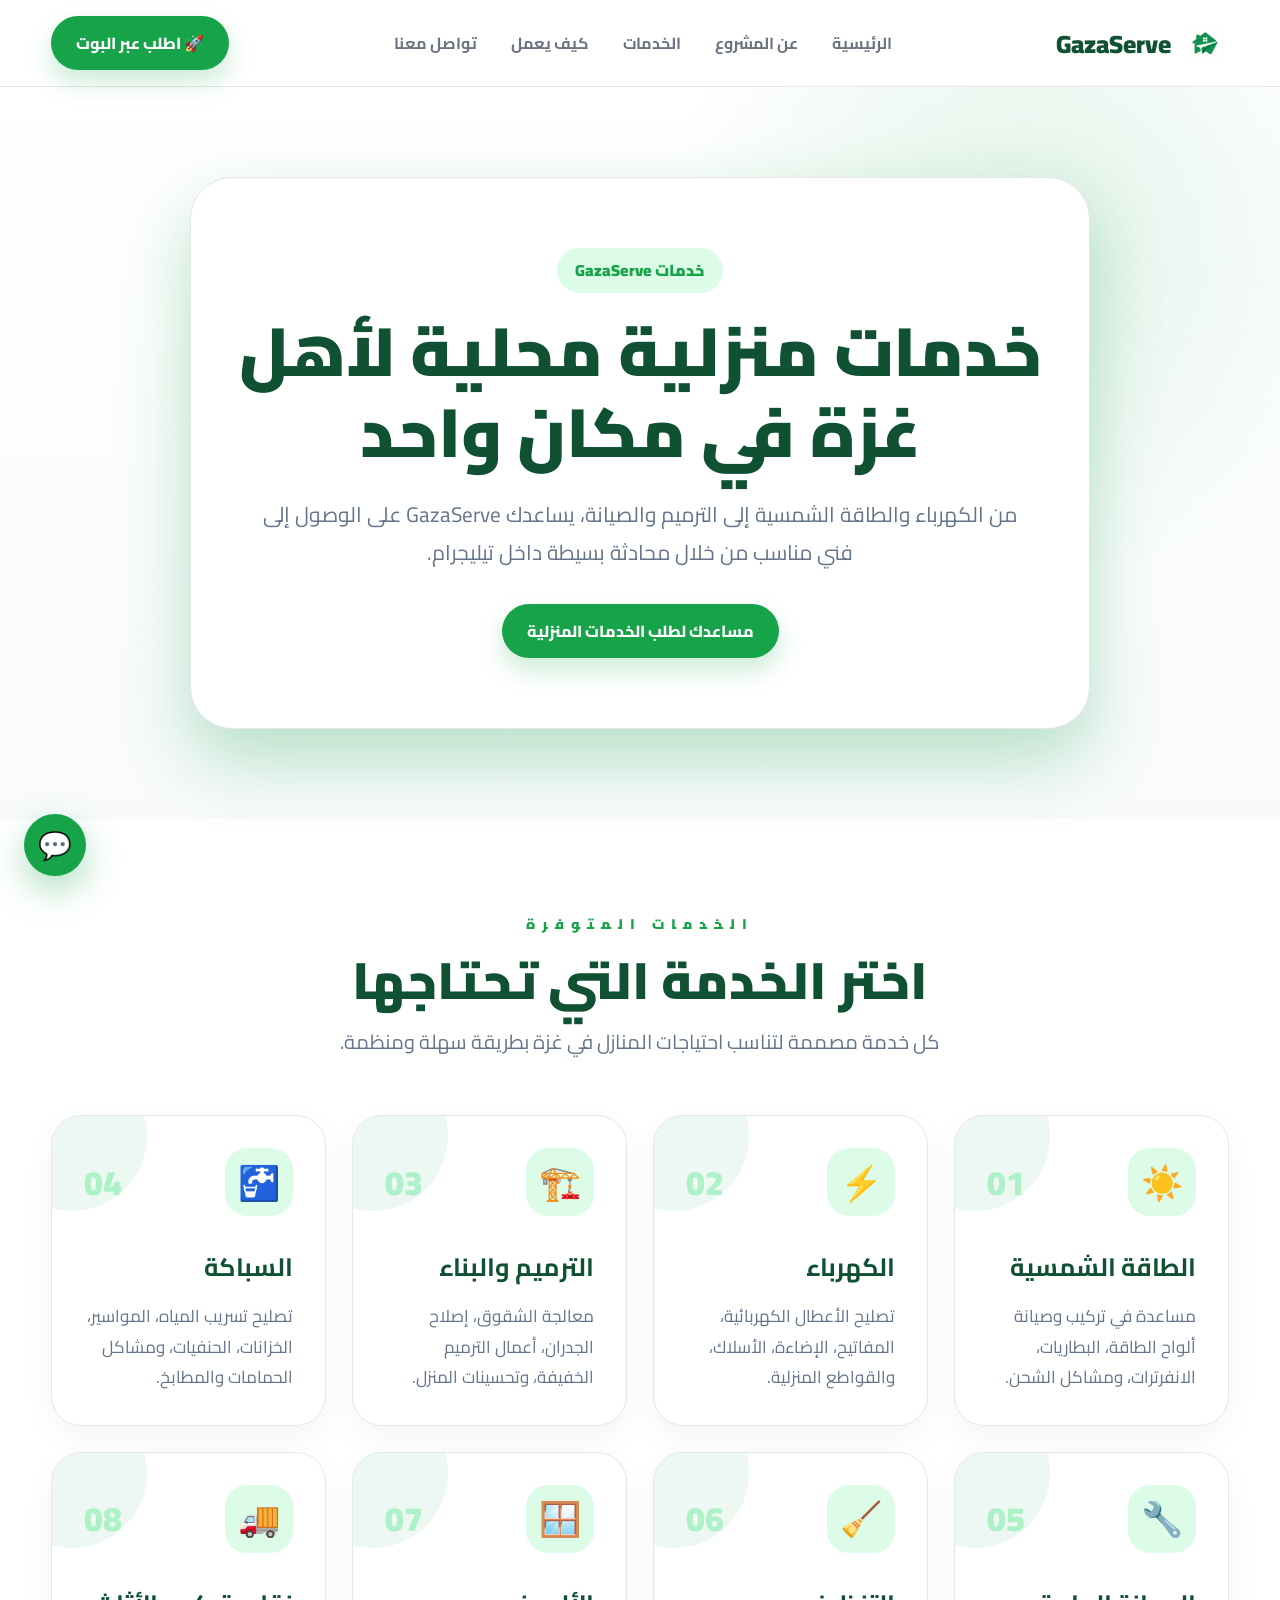
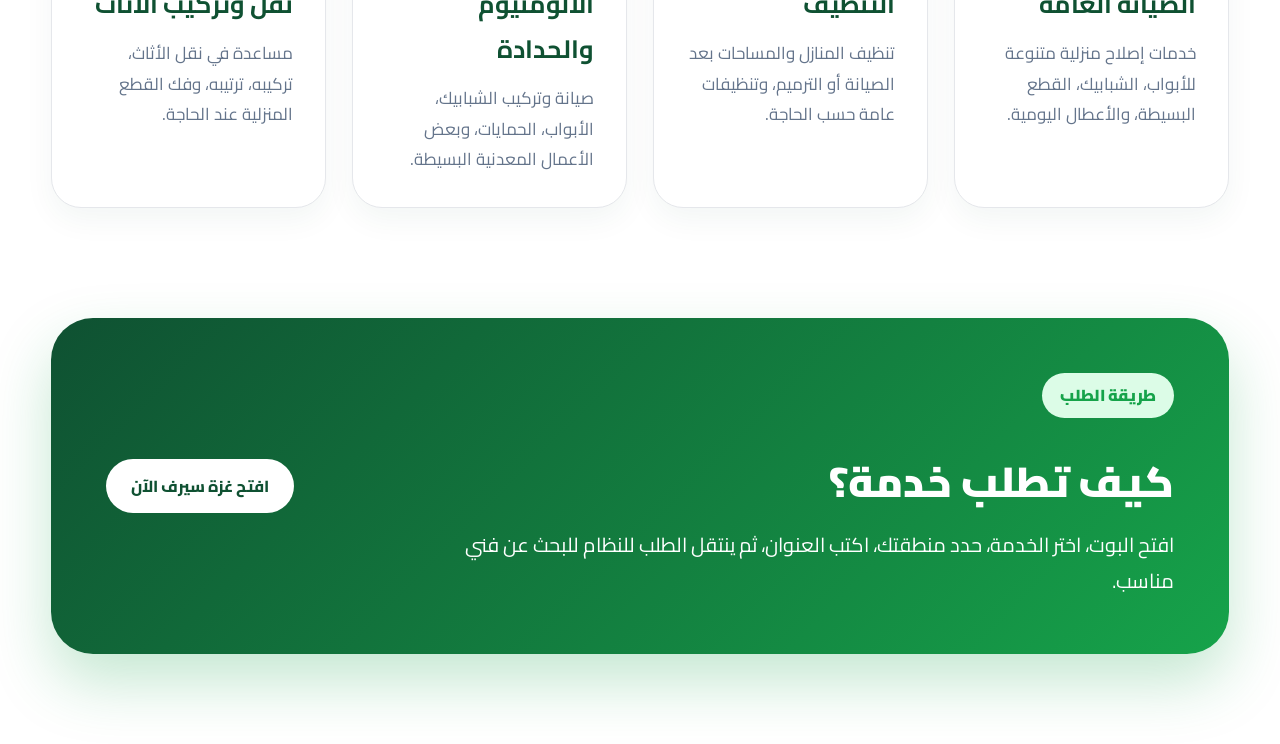
<file: html/services.html>
<!DOCTYPE html>
<html lang="ar" dir="rtl">
<head>
  <meta charset="UTF-8" />
  <meta name="viewport" content="width=device-width, initial-scale=1.0" />
  <title>الخدمات | GazaServe</title>

  <link rel="stylesheet" href="../css/style.css" />
  <link rel="stylesheet" href="../css/services.css"/>
  <script defer src="../js/main.js"></script>

  <link rel="preconnect" href="https://fonts.googleapis.com">
  <link rel="preconnect" href="https://fonts.gstatic.com" crossorigin>
  <link href="https://fonts.googleapis.com/css2?family=Cairo:wght@400;600;700;800;900&display=swap" rel="stylesheet">
</head>

<body>

<header class="navbar">
  <div class="container nav-content">
    <a href="index.html" class="logo">
      <img src="../images/logo.png" alt="GazaServe Logo">
      <span>GazaServe</span>
    </a>

    <button class="menu-btn" id="menuBtn">☰</button>

    <nav class="nav-links" id="navLinks">
      <a href="index.html">الرئيسية</a>
      <a href="about.html">عن المشروع</a>
      <a href="services.html">الخدمات</a>
      <a href="how-it-works.html">كيف يعمل</a>
      <a href="contact.html">تواصل معنا</a>
    </nav>

    <a class="nav-cta" href="https://t.me/GazaServeBot" target="_blank">🚀 اطلب عبر البوت</a>
  </div>
</header>

<main>

<section class="services-hero section">
  <div class="container services-hero-box reveal">
    <span class="page-badge">خدمات GazaServe</span>
    <h1>خدمات منزلية محلية لأهل غزة في مكان واحد</h1>
    <p>
      من الكهرباء والطاقة الشمسية إلى الترميم والصيانة، يساعدك GazaServe على الوصول
      إلى فني مناسب من خلال محادثة بسيطة داخل تيليجرام.
    </p>
    <a href="https://t.me/GazaServeBot" target="_blank" class="btn primary">مساعدك لطلب الخدمات المنزلية</a>
  </div>
</section>

<section class="section services-list">
  <div class="container">

    <div class="section-title reveal">
      <span>الخدمات المتوفرة</span>
      <h2>اختر الخدمة التي تحتاجها</h2>
      <p>كل خدمة مصممة لتناسب احتياجات المنازل في غزة بطريقة سهلة ومنظمة.</p>
    </div>

    <div class="services-page-grid">

      <div class="big-service-card reveal">
        <div class="service-top">
          <div class="service-icon">☀️</div>
          <span>01</span>
        </div>
        <h3>الطاقة الشمسية</h3>
        <p>مساعدة في تركيب وصيانة ألواح الطاقة، البطاريات، الانفرترات، ومشاكل الشحن.</p>
      </div>

      <div class="big-service-card reveal">
        <div class="service-top">
          <div class="service-icon">⚡</div>
          <span>02</span>
        </div>
        <h3>الكهرباء</h3>
        <p>تصليح الأعطال الكهربائية، المفاتيح، الإضاءة، الأسلاك، والقواطع المنزلية.</p>
      </div>

      <div class="big-service-card reveal">
        <div class="service-top">
          <div class="service-icon">🏗️</div>
          <span>03</span>
        </div>
        <h3>الترميم والبناء</h3>
        <p>معالجة الشقوق، إصلاح الجدران، أعمال الترميم الخفيفة، وتحسينات المنزل.</p>
      </div>

      <div class="big-service-card reveal">
        <div class="service-top">
          <div class="service-icon">🚰</div>
          <span>04</span>
        </div>
        <h3>السباكة</h3>
        <p>تصليح تسريب المياه، المواسير، الخزانات، الحنفيات، ومشاكل الحمامات والمطابخ.</p>
      </div>

      <div class="big-service-card reveal">
        <div class="service-top">
          <div class="service-icon">🔧</div>
          <span>05</span>
        </div>
        <h3>الصيانة العامة</h3>
        <p>خدمات إصلاح منزلية متنوعة للأبواب، الشبابيك، القطع البسيطة، والأعطال اليومية.</p>
      </div>

      <div class="big-service-card reveal">
        <div class="service-top">
          <div class="service-icon">🧹</div>
          <span>06</span>
        </div>
        <h3>التنظيف</h3>
        <p>تنظيف المنازل والمساحات بعد الصيانة أو الترميم، وتنظيفات عامة حسب الحاجة.</p>
      </div>

      <div class="big-service-card reveal">
        <div class="service-top">
          <div class="service-icon">🪟</div>
          <span>07</span>
        </div>
        <h3>الألومنيوم والحدادة</h3>
        <p>صيانة وتركيب الشبابيك، الأبواب، الحمايات، وبعض الأعمال المعدنية البسيطة.</p>
      </div>

      <div class="big-service-card reveal">
        <div class="service-top">
          <div class="service-icon">🚚</div>
          <span>08</span>
        </div>
        <h3>نقل وتركيب الأثاث</h3>
        <p>مساعدة في نقل الأثاث، تركيبه، ترتيبه، وفك القطع المنزلية عند الحاجة.</p>
      </div>

    </div>
  </div>
</section>

<section class="section service-process">
  <div class="container">
    <div class="service-process-box reveal">
      <div>
        <span class="page-badge">طريقة الطلب</span>
        <h2>كيف تطلب خدمة؟</h2>
        <p>افتح البوت، اختر الخدمة، حدد منطقتك، اكتب العنوان، ثم ينتقل الطلب للنظام للبحث عن فني مناسب.</p>
      </div>

      <a href="https://t.me/GazaServeBot" target="_blank" class="btn white-btn">افتح غزة سيرف الآن</a>
    </div>
  </div>
</section>

</main>


<a href="https://t.me/GazaServeBot" target="_blank" class="floating">💬</a>

</body>
</html>
</file>
<file: css/style.css>
/*---------------------------------------
                index.html
 ----------------------------------------
*/
:root {
  --primary: #16A34A;
  --dark-green: #0F5132;
  --accent-blue: #2563EB;
  --white: #FFFFFF;
  --light-gray: #F8FAFC;
  --text: #374151;
  --border: #E5E7EB;
  --shadow: 0 30px 70px rgba(22, 163, 74, 0.30);
}

* {
  margin: 0;
  padding: 0;
  box-sizing: border-box;
}

html {
  scroll-behavior: smooth;
}

body {
  font-family: "Cairo", sans-serif;
  color: var(--text);
  background: var(--white);
  line-height: 1.8;
}

a {
  text-decoration: none;
  color: inherit;
}

img {
  max-width: 100%;
  display: block;
}

.container {
  width: min(1180px, 92%);
  margin: auto;
}

.section {
  padding: 90px 0;
}

/* Navbar */
.navbar {
  position: sticky;
  top: 0;
  z-index: 1000;
  background: rgba(255, 255, 255, 0.92);
  backdrop-filter: blur(14px);
  border-bottom: 1px solid var(--border);
}

.nav-content {
  height: 86px;
  display: flex;
  align-items: center;
  justify-content: space-between;
  gap: 25px;
}

.logo,
.footer-logo {
  display: flex;
  align-items: center;
  gap: 10px;
  font-weight: 900;
  font-size: 25px;
  color: var(--dark-green);
}

.logo img,
.footer-logo img {
  width: 48px;
  height: 48px;
  object-fit: contain;
}

.nav-links {
  display: flex;
  gap: 34px;
  font-weight: 700;
  color: #6B7280;
}

.nav-links a:hover {
  color: var(--primary);
}

.nav-cta,
.btn {
  display: inline-flex;
  align-items: center;
  justify-content: center;
  gap: 10px;
  border-radius: 999px;
  padding: 13px 25px;
  font-weight: 800;
  transition: 0.3s ease;
}

.nav-cta,
.btn.primary {
  background: var(--primary);
  color: var(--white);
  box-shadow: 0 12px 25px rgba(22, 163, 74, 0.22);
}

.nav-cta:hover,
.btn.primary:hover {
  transform: translateY(-3px);
  background: #12833d;
}

.btn.secondary {
  color: var(--dark-green);
}

.btn.secondary:hover {
  color: var(--primary);
  transform: translateX(-4px);
}

.menu-btn {
  display: none;
  border: 0;
  background: var(--primary);
  color: white;
  font-size: 22px;
  border-radius: 12px;
  width: 44px;
  height: 44px;
}

/* Hero */
.hero {
  background:
    radial-gradient(circle at 20% 10%, rgba(22, 163, 74, 0.09), transparent 28%),
    linear-gradient(180deg, #fff, #fff);
}

.hero-grid {
  display: grid;
  grid-template-columns: 1.05fr 0.95fr;
  align-items: center;
  gap: 55px;
}

.badge {
  display: inline-flex;
  align-items: center;
  color: var(--dark-green);
  background: #F0FDF4;
  border: 1px solid #BBF7D0;
  border-radius: 999px;
  padding: 7px 16px;
  font-weight: 800;
  margin-bottom: 25px;
}

.hero h1 {
  font-size: clamp(42px, 6vw, 78px);
  line-height: 1.15;
  color: var(--dark-green);
  font-weight: 900;
  letter-spacing: -1px;
}

.hero h1::first-line {
  color: var(--dark-green);
}

.hero p {
  font-size: 22px;
  max-width: 720px;
  margin: 24px 0 32px;
  color: #64748B;
}

.hero-actions {
  display: flex;
  gap: 16px;
  flex-wrap: wrap;
}

.stats {
  border-top: 1px solid var(--border);
  margin-top: 55px;
  padding-top: 25px;

  display: grid;
  grid-template-columns: repeat(4, 1fr);
  gap: 20px;

  background: transparent;
  box-shadow: none;
  border-radius: 0;
  text-align: center;
  min-height: auto;
}

.stats strong {
  display: block;
  color: var(--dark-green);
  font-size: 30px;
  font-weight: 900;
}

.stats span {
  color: #64748B;
}

.phone-card {
  position: relative;
  display: flex;
  justify-content: center;
  align-items: center;
  min-height: 650px;
  padding: 45px;
  isolation: isolate;
}

.phone-card::before {
  content: "";
  position: absolute;
  width: 520px;
  height: 520px;
  border-radius: 50%;
  background:
    radial-gradient(
      circle,
      rgba(22, 163, 74, 0.20) 0%,
      rgba(187, 247, 208, 0.16) 45%,
      transparent 72%
    );
  top: 50%;
  left: 50%;
  transform: translate(-50%, -50%);
  z-index: -2;
}
/* زخرفة إضافية */
.phone-card::after {
  content: "";
  position: absolute;
  width: 400px;
  height: 500px;
  border: 2px dashed rgba(22, 163, 74, 0.16);
  border-radius: 48% 52% 45% 55%;
  top: 50%;
  left: 50%;
  transform: translate(-50%, -50%) rotate(-8deg);
  z-index: -1;
}
.phone-card img {
  position: relative;
  z-index: 2;
  width: min(460px, 100%);
  height: auto;

  /* يدمج اللون الأبيض الموجود في الصورة مع الخلفية */
  mix-blend-mode: multiply;

  filter:
    drop-shadow(0 35px 35px rgba(15, 81, 50, 0.22))
    drop-shadow(0 10px 15px rgba(22, 163, 74, 0.12));

  animation: floatPhone 4s ease-in-out infinite;
}

@keyframes floatPhone {
  0%, 100% { transform: translateY(0) rotate(-2deg); }
  50% { transform: translateY(-14px) rotate(1deg); }
}

/* Titles */
.section-title {
  text-align: center;
  margin-bottom: 55px;
}

.section-title span {
  color: var(--primary);
  letter-spacing: 7px;
  font-weight: 900;
  font-size: 14px;
}

.section-title h2 {
  color: var(--dark-green);
  font-size: clamp(32px, 4vw, 52px);
  line-height: 1.25;
  margin: 10px 0 12px;
  font-weight: 900;
}

.section-title p {
  color: #64748B;
  font-size: 20px;
}

/* Services */
.services,
.how {
  background: var(--light-gray);
}

.cards-grid,
.why-grid {
  display: grid;
  grid-template-columns: repeat(2, 1fr);
  gap: 28px;
}

.service-card,
.why-card,
.step {
  background: var(--white);
  border: 1px solid var(--border);
  border-radius: 28px;
  padding: 38px;
  box-shadow: 0 10px 30px rgba(15, 81, 50, 0.05);
  transition: 0.35s ease;
}

.service-card:hover,
.why-card:hover,
.step:hover {
  transform: translateY(-8px);
  box-shadow: var(--shadow);
  border-color: #BBF7D0;
}



.icon,
.why-icon {
  width: 60px;
  height: 60px;
  border-radius: 50%;
  background: #DCFCE7;
  color: var(--primary);
  display: grid;
  place-items: center;
  font-size: 27px;
  margin-bottom: 24px;
}

.service-card h3,
.why-card h3,
.step h3 {
  color: var(--dark-green);
  font-size: 24px;
  margin-bottom: 8px;
}

.service-card p,
.why-card p,
.step p {
  color: #64748B;
  font-size: 18px;
}

/* Why */
.why-grid {
  grid-template-columns: repeat(3, 1fr);
}

.why-card:last-child {
  grid-column: span 1;
}

/* Timeline */
.timeline {
  display: grid;
  grid-template-columns: repeat(3, minmax(260px, 1fr));
  gap: 28px;
}

.step {
  background: white;
  border: 1px solid var(--border);
  border-radius: 28px;
  padding: 35px 28px;
  text-align: center;
  min-height: 230px;
  box-shadow: 0 10px 30px rgba(15, 81, 50, 0.06);
  transition: 0.35s ease;
}

.step span {
  display: inline-flex;
  width: 58px;
  height: 58px;
  align-items: center;
  justify-content: center;
  background: #DCFCE7;
  color: var(--primary);
  border-radius: 50%;
  font-weight: 900;
  font-size: 20px;
  margin-bottom: 18px;
}

.step h3 {
  color: var(--dark-green);
  font-size: 25px;
  margin-bottom: 10px;
}

.step p {
  color: #64748B;
  font-size: 18px;
  max-width: 330px;
  margin: 0 auto;
  line-height: 1.8;
}

/* Screens */
.screenshots {
  background: var(--light-gray);
  border: 1px solid var(--border);
  border-radius: 42px;
  padding: 55px 35px 0;
  display: flex;
  justify-content: center;
  gap: 30px;
  overflow: hidden;
}

.screenshots img {
  width: 260px;
  border-radius: 35px 35px 0 0;
  filter: drop-shadow(0 25px 22px rgba(15, 81, 50, .18));
  transition: 0.3s ease;
}

.screenshots img:hover {
  transform: translateY(-12px);
}
/* صورة موحدة لشاشات البوت */
.single-screenshot {
  padding: 28px;
  background:
    radial-gradient(circle at center, rgba(22, 163, 74, 0.10), transparent 65%),
    #f8fafc;
  border-radius: 38px;
  overflow: hidden;
}

.single-screenshot img {
  width: 100%;
  max-width: 1050px;
  height: auto;
  margin: 0 auto;
  border-radius: 24px;
  object-fit: contain;
  filter: drop-shadow(0 22px 30px rgba(15, 81, 50, 0.16));
  transition: transform 0.35s ease;
}

.single-screenshot img:hover {
  transform: scale(1.015);
}
@media (max-width: 760px) {
  .single-screenshot {
    padding: 12px;
    border-radius: 24px;
  }

  .single-screenshot img {
    width: 100%;
    border-radius: 16px;
  }
}

/* CTA */
.cta-box {
  background: linear-gradient(135deg, var(--dark-green), var(--primary));
  border-radius: 45px;
  text-align: center;
  color: white;
  padding: 70px 25px;
  box-shadow: 0 28px 60px rgba(22, 163, 74, .25);
}

.cta-box h2 {
  font-size: clamp(32px, 5vw, 55px);
  font-weight: 900;
}

.cta-box p {
  font-size: 22px;
  max-width: 700px;
  margin: 15px auto 30px;
}

.white-btn {
  background: white;
  color: var(--dark-green);
}

.white-btn:hover {
  transform: translateY(-4px);
}

/* Footer */
.footer {
  background: var(--light-gray);
  border-top: 1px solid var(--border);
  padding: 55px 0 25px;
}

.footer-grid {
  display: grid;
   grid-template-columns: 1.4fr 1fr 1.3fr auto;
  gap: 40px;
  align-items: start;
}

.footer h4 {
  color: var(--dark-green);
  margin-bottom: 12px;
  font-weight: 900;
}

.footer a {
  display: block;
  margin-bottom: 8px;
  color: #64748B;
}

.footer a:hover {
  color: var(--primary);
}
.footer .nav-cta,
.footer .nav-cta:visited,
.footer .nav-cta:hover {
  color: #ffffff !important;
  white-space: nowrap;
  width: fit-content;
  min-width: 240px;
  padding: 14px 28px;
  height: 56px;
  display: inline-flex;
  justify-content: center;
  align-items: center;
  margin: 0;
}

.footer-grid > div:last-child {
  display: flex;
  justify-content: flex-start;
}

.copy {
  text-align: center;
  margin-top: 35px;
  color: #64748B;
}

@media (max-width: 950px) {
  .footer-grid {
    grid-template-columns: 1.4fr 1fr 1.3fr;
    gap: 30px;
  }

  .footer-logo {
    justify-content: center;
  }

  .footer-grid > div:last-child {
    justify-content: center;
  }

  .footer .nav-cta {
    margin: 0 auto;
  }
}


.floating {
  position: fixed;
  left: 24px;
  bottom: 24px;
  width: 62px;
  height: 62px;
  background: var(--primary);
  color: white;
  border-radius: 50%;
  display: grid;
  place-items: center;
  font-size: 27px;
  box-shadow: 0 14px 35px rgba(22, 163, 74, .35);
  z-index: 999;
  transition: .3s;
}

.floating:hover {
  transform: translateY(-5px) scale(1.05);
}

/* Animation */
.reveal {
  opacity: 0;
 transform: none;
}

.reveal.active {
  opacity: 1;
  transform: translateY(0);
}

/* Responsive */
@media (max-width: 950px) {
  .timeline {
  grid-template-columns: 1fr;
}
  .hero-grid {
    grid-template-columns: 1fr;
    text-align: center;
  }

  .hero-actions,
  .stats {
    justify-content: center;
  }

  .stats {
    grid-template-columns: repeat(2, 1fr);
  }

  .cards-grid,
  .why-grid{
    grid-template-columns: 1fr;
  }

  .screenshots {
    flex-direction: column;
    align-items: center;
    padding-bottom: 35px;
  }

  .screenshots img {
    border-radius: 35px;
  }
}

@media (max-width: 760px) {
  .menu-btn {
    display: block;
  }

  .nav-links {
    position: absolute;
    top: 86px;
    right: 0;
    width: 100%;
    background: white;
    flex-direction: column;
    text-align: center;
    padding: 22px;
    border-bottom: 1px solid var(--border);
    display: none;
  }

  .nav-links.show {
    display: flex;
  }

  .nav-cta {
    display: none;
  }

  .hero h1 {
    font-size: 40px;
  }

  .hero p {
    font-size: 18px;
  }

  .section {
    padding: 65px 0;
  }

  .service-card,
  .why-card,
  .step {
    padding: 28px;
  }

  .step {
    grid-template-columns: 1fr;
  }

  .stats {
    grid-template-columns: 1fr 1fr;
  }
}
html,body{
  width: 100%;
  overflow-x: hidden;
}
@media (max-width: 760px) {
  .footer {
    padding: 38px 0 20px;
  }

  .footer-grid {
    grid-template-columns: 1fr !important;
    gap: 26px;
    text-align: center;
  }

  .footer-grid > div {
    width: 100%;
  }

  .footer-logo {
    justify-content: center;
  }

  .footer h4 {
    font-size: 21px;
    margin-bottom: 10px;
  }

  .footer p {
    font-size: 16px;
    line-height: 1.9;
    max-width: 320px;
    margin: 0 auto;
  }

  .footer a {
    font-size: 16px;
    margin-bottom: 8px;
  }

  .footer-grid > div:last-child {
    justify-content: center;
  }

  .footer .nav-cta {
    display: inline-flex;
    min-width: 220px;
    margin: 0 auto;
  }

  .copy {
    margin-top: 25px;
    padding: 0 15px;
    text-align: center;
    font-size: 14px;
    line-height: 1.8;
  }
}
</file>
<file: css/about.css>
.page-hero {
  background: linear-gradient(180deg, #F8FAFC, #FFFFFF);
  text-align: center;
  padding-top: 60px;
}

.page-badge {
  display: inline-block;
  color: var(--primary);
  background: #DCFCE7;
  border: 1px solid #86EFAC;
  padding: 7px 18px;
  border-radius: 999px;
  font-weight: 900;
  margin-bottom: 18px;
}

.page-hero h1 {
  color: var(--dark-green);
  font-size: clamp(36px, 5vw, 64px);
  line-height: 1.35;
  max-width: 950px;
  margin: auto;
  font-weight: 900;
}

.page-hero p {
  color: #64748B;
  font-size: 21px;
  max-width: 780px;
  margin: 22px auto 0;
}

.about-grid {
  display: grid;
  grid-template-columns: 1.2fr 0.8fr;
  gap: 35px;
  align-items: center;
}

.about-text span {
  color: var(--primary);
  font-weight: 900;
  letter-spacing: 4px;
}

.about-text h2 {
  color: var(--dark-green);
  font-size: 44px;
  margin: 12px 0 18px;
}

.about-text p {
  color: #64748B;
  font-size: 19px;
  margin-bottom: 16px;
}

.about-card {
  background: linear-gradient(135deg, var(--dark-green), var(--primary));
  color: white;
  border-radius: 34px;
  padding: 45px;
  box-shadow: var(--shadow);
}

.about-card h3 {
  font-size: 30px;
  margin-bottom: 15px;
}

.about-card p {
  font-size: 19px;
}

.problem {
  background: var(--light-gray);
}

.about-values {
  background: white;
  text-align: center;
}

@media (max-width: 900px) {
  .about-grid {
    grid-template-columns: 1fr;
  }

  .about-text h2 {
    font-size: 34px;
  }
}
  .about-hero {
  position: relative;
  min-height: calc(100vh - 86px);
  display: flex;
  align-items: center;
  overflow: hidden;
  background:
    radial-gradient(circle at 78% 50%, rgba(22, 163, 74, 0.16), transparent 25%),
    linear-gradient(180deg, #ffffff 0%, #f8fafc 100%);
}

.about-hero::before {
  content: "";
  position: absolute;
  inset: 0;
  background-image:
    radial-gradient(circle, rgba(22, 163, 74, 0.18) 2px, transparent 2px);
  background-size: 34px 34px;
  opacity: 0.35;
  mask-image: linear-gradient(to left, black 0%, transparent 45%);
  pointer-events: none;
}

.map-bg {
  position: absolute;
  left: -60px;
  top: 0;
  width: 420px;
  height: 100%;
  opacity: 0.13;
  background:
    linear-gradient(120deg, transparent 20%, rgba(15, 81, 50, 0.5) 21%, transparent 22%),
    linear-gradient(35deg, transparent 35%, rgba(15, 81, 50, 0.35) 36%, transparent 37%),
    linear-gradient(80deg, transparent 45%, rgba(15, 81, 50, 0.25) 46%, transparent 47%),
    linear-gradient(145deg, transparent 55%, rgba(15, 81, 50, 0.3) 56%, transparent 57%);
  transform: skewX(-10deg);
}

.about-hero-content {
  position: relative;
  z-index: 2;
  display: grid;
  grid-template-columns: 1.15fr 0.85fr;
  align-items: center;
  gap: 55px;
}

.about-hero-text {
  text-align: center;
}

.about-hero-text h1 {
  color: var(--dark-green);
  font-size: clamp(42px, 5.5vw, 78px);
  line-height: 1.28;
  font-weight: 900;
  max-width: 900px;
  margin: 20px auto;
}

.about-hero-text p {
  color: #64748B;
  font-size: 21px;
  max-width: 760px;
  margin: 0 auto 32px;
}

.about-hero-actions {
  display: flex;
  justify-content: center;
  gap: 18px;
  flex-wrap: wrap;
}

.btn.outline {
  border: 1px solid var(--primary);
  color: var(--dark-green);
  background: white;
}

.btn.outline:hover {
  background: #F0FDF4;
  transform: translateY(-3px);
}

.about-phone {
  position: relative;
  display: flex;
  justify-content: center;
}

.about-phone::before {
  content: "";
  position: absolute;
  width: 430px;
  height: 430px;
  border-radius: 50%;
  background: rgba(22, 163, 74, 0.13);
  top: 50%;
  transform: translateY(-50%);
  z-index: -1;
}

.about-phone img {
  width: min(330px, 100%);
  transform: rotate(-10deg);
  filter: drop-shadow(0 35px 35px rgba(15, 81, 50, 0.25));
}

.scroll-down {
  position: absolute;
  bottom: 28px;
  left: 50%;
  width: 46px;
  height: 46px;
  transform: translateX(-50%);
  background: #DCFCE7;
  color: var(--dark-green);
  border-radius: 50%;
  display: grid;
  place-items: center;
  font-size: 28px;
  font-weight: 900;
}
</file>
<file: css/contact.css>
.contact-hero {
  background:
    radial-gradient(circle at 25% 20%, rgba(22, 163, 74, 0.12), transparent 30%),
    linear-gradient(180deg, #ffffff, #f8fafc);
}

.contact-hero-content {
  text-align: center;
  max-width: 900px;
  margin: auto;
}

.contact-hero h1 {
  color: var(--dark-green);
  font-size: clamp(38px, 5.5vw, 70px);
  line-height: 1.25;
  font-weight: 900;
  margin: 18px 0;
}

.contact-hero p {
  color: #64748b;
  font-size: 21px;
  max-width: 760px;
  margin: 0 auto 30px;
}

.contact-actions {
  display: flex;
  justify-content: center;
  gap: 16px;
  flex-wrap: wrap;
}
/* Main contact */
.contact-main {
  background: #ffffff;
}

.contact-info-full {
  max-width: 1050px;
  margin: 0 auto;
  padding: 55px;
  background:
    radial-gradient(
      circle at top right,
      rgba(22, 163, 74, 0.1),
      transparent 34%
    ),
    #f8fafc;
  border: 1px solid var(--border);
  border-radius: 36px;
  box-shadow: 0 20px 55px rgba(15, 81, 50, 0.08);
}

.contact-info-full > h2 {
  color: var(--dark-green);
  font-size: clamp(32px, 4vw, 48px);
  line-height: 1.3;
  margin-bottom: 12px;
  font-weight: 900;
}

.contact-intro {
  max-width: 760px;
  color: #64748b;
  font-size: 19px;
  margin-bottom: 35px;
}

.contact-info-full .info-cards {
  display: grid;
  grid-template-columns: repeat(3, 1fr);
  gap: 22px;
}

.contact-info-full .info-card {
  background: #ffffff;
  border: 1px solid var(--border);
  border-radius: 24px;
  padding: 28px;
  transition: 0.3s ease;
  min-height: 210px;
}

.contact-info-full .info-card:hover {
  transform: translateY(-7px);
  border-color: #86efac;
  box-shadow: 0 18px 35px rgba(15, 81, 50, 0.09);
}

.contact-info-full .info-icon {
  width: 58px;
  height: 58px;
  display: grid;
  place-items: center;
  background: #dcfce7;
  border-radius: 18px;
  font-size: 27px;
  margin-bottom: 18px;
}

.contact-info-full .info-card h3 {
  color: var(--dark-green);
  font-size: 22px;
  margin-bottom: 7px;
}

.contact-info-full .info-card p {
  color: #64748b;
  margin-bottom: 10px;
}

.contact-info-full .info-card a {
  color: var(--primary);
  font-weight: 800;
}

.contact-direct-action {
  margin-top: 30px;
  padding: 28px 32px;
  border-radius: 25px;
  background: linear-gradient(
    135deg,
    var(--dark-green),
    var(--primary)
  );
  color: #ffffff;
  display: flex;
  align-items: center;
  justify-content: space-between;
  gap: 25px;
}

.contact-direct-action h3 {
  font-size: 25px;
  margin-bottom: 3px;
}

.contact-direct-action p {
  opacity: 0.9;
}

.contact-direct-action .btn.primary {
  background: #ffffff;
  color: var(--dark-green);
  white-space: nowrap;
  box-shadow: none;
}

.contact-direct-action .btn.primary:hover {
  background: #f0fdf4;
  color: var(--primary);
}


/* Audience */
.audience-contact {
  background: var(--light-gray);
}

.audience-grid {
  display: grid;
  grid-template-columns: repeat(2, 1fr);
  gap: 28px;
}

.audience-card {
  background: white;
  border: 1px solid var(--border);
  border-radius: 32px;
  padding: 38px;
  text-align: center;
  box-shadow: 0 12px 30px rgba(15, 81, 50, 0.05);
  transition: 0.35s ease;
}

.audience-card:hover {
  transform: translateY(-8px);
  border-color: #86efac;
  box-shadow: var(--shadow);
}

.audience-icon {
  width: 76px;
  height: 76px;
  margin: 0 auto 20px;
  border-radius: 26px;
  background: #dcfce7;
  display: grid;
  place-items: center;
  font-size: 34px;
}

.audience-card h3 {
  color: var(--dark-green);
  font-size: 28px;
  margin-bottom: 10px;
}

.audience-card p {
  color: #64748b;
  font-size: 18px;
}

/* FAQ */
.faq-section {
  background: white;
}

.faq-list {
  max-width: 900px;
  margin: auto;
  display: grid;
  gap: 18px;
}

.faq-item {
  background: var(--light-gray);
  border: 1px solid var(--border);
  border-radius: 26px;
  padding: 26px 30px;
  transition: 0.3s ease;
}

.faq-item:hover {
  background: white;
  border-color: #bbf7d0;
  box-shadow: 0 12px 30px rgba(15, 81, 50, 0.07);
}

.faq-item h3 {
  color: var(--dark-green);
  font-size: 22px;
  margin-bottom: 6px;
}

.faq-item p {
  color: #64748b;
  font-size: 18px;
}

/* Responsive */
/* Responsive */
@media (max-width: 950px) {
  .audience-grid {
    grid-template-columns: 1fr;
  }

  .contact-info-full .info-cards {
    grid-template-columns: 1fr;
  }

  .contact-info-full {
    padding: 35px 25px;
  }

  .contact-direct-action {
    flex-direction: column;
    text-align: center;
  }
}

@media (max-width: 600px) {
  .contact-info-full {
    padding: 28px 18px;
  }

  .contact-info-full .info-card {
    text-align: center;
  }

  .contact-info-full .info-icon {
    margin-left: auto;
    margin-right: auto;
  }

  .contact-direct-action {
    padding: 24px 18px;
  }
}
</file>
<file: css/how-it-works.css>
.work-hero {
  background:
    radial-gradient(circle at 20% 20%, rgba(22, 163, 74, 0.12), transparent 28%),
    linear-gradient(180deg, #ffffff, #f8fafc);
}

.work-hero-grid {
  display: grid;
  grid-template-columns: 1.1fr 0.9fr;
  gap: 55px;
  align-items: center;
}

.work-hero-text h1 {
  color: var(--dark-green);
  font-size: clamp(40px, 5.5vw, 72px);
  line-height: 1.25;
  font-weight: 900;
  margin: 18px 0;
}

.work-hero-text p {
  color: #64748b;
  font-size: 21px;
  max-width: 720px;
  margin-bottom: 30px;
}

.work-mini-card {
  background: white;
  border: 1px solid var(--border);
  border-radius: 42px;
  padding: 32px;
  box-shadow: var(--shadow);
}

.mini-chat {
  background: #f8fafc;
  border-radius: 32px;
  padding: 26px;
  border: 1px solid var(--border);
}

.chat-line {
  max-width: 85%;
  padding: 14px 18px;
  border-radius: 18px;
  margin-bottom: 14px;
  font-weight: 700;
}

.chat-line.bot {
  background: white;
  color: var(--dark-green);
  border-bottom-right-radius: 4px;
}

.chat-line.user {
  background: var(--primary);
  color: white;
  margin-right: auto;
  border-bottom-left-radius: 4px;
}

.chat-buttons {
  display: grid;
  gap: 10px;
  margin-top: 18px;
}

.chat-buttons span {
  background: #dcfce7;
  color: var(--dark-green);
  border-radius: 14px;
  padding: 12px;
  text-align: center;
  font-weight: 900;
}

.journey-section {
  background: white;
}

.journey-grid {
  display: grid;
  grid-template-columns: repeat(3, 1fr);
  gap: 28px;
}

.journey-step {
  position: relative;
  background: white;
  border: 1px solid var(--border);
  border-radius: 30px;
  padding: 36px 30px;
  text-align: center;
  box-shadow: 0 12px 30px rgba(15, 81, 50, 0.05);
  transition: 0.35s ease;
  overflow: hidden;
}

.journey-step::before {
  content: "";
  position: absolute;
  width: 140px;
  height: 140px;
  background: rgba(22, 163, 74, 0.08);
  border-radius: 50%;
  top: -55px;
  left: -55px;
}

.journey-step:hover {
  transform: translateY(-9px);
  border-color: #86efac;
  box-shadow: var(--shadow);
}

.journey-number {
  position: absolute;
  top: 20px;
  right: 24px;
  color: #bbf7d0;
  font-size: 32px;
  font-weight: 900;
}

.journey-icon {
  width: 72px;
  height: 72px;
  margin: 15px auto 20px;
  display: grid;
  place-items: center;
  background: #dcfce7;
  border-radius: 24px;
  font-size: 34px;
}

.journey-step h3 {
  color: var(--dark-green);
  font-size: 24px;
  margin-bottom: 10px;
}

.journey-step p {
  color: #64748b;
  font-size: 17px;
}

.roles-section {
  background: var(--light-gray);
}

.roles-grid {
  display: grid;
  grid-template-columns: repeat(2, 1fr);
  gap: 30px;
}

.role-card {
  border-radius: 36px;
  padding: 45px;
  border: 1px solid var(--border);
  box-shadow: 0 12px 30px rgba(15, 81, 50, 0.06);
}

.user-role {
  background: white;
}

.tech-role {
  background: linear-gradient(135deg, var(--dark-green), var(--primary));
  color: white;
}

.role-card span {
  display: inline-flex;
  background: #dcfce7;
  color: var(--primary);
  border-radius: 999px;
  padding: 7px 16px;
  font-weight: 900;
  margin-bottom: 16px;
}

.tech-role span {
  background: rgba(255,255,255,.18);
  color: white;
}

.role-card h2 {
  font-size: 38px;
  line-height: 1.35;
  margin-bottom: 15px;
}

.user-role h2 {
  color: var(--dark-green);
}

.role-card p,
.role-card li {
  font-size: 19px;
  margin-bottom: 10px;
}

.user-role p,
.user-role li {
  color: #64748b;
}

.role-card ul {
  margin-top: 18px;
  padding-right: 22px;
}

.system-flow {
  background: white;
}

.flow-line {
  display: flex;
  align-items: center;
  justify-content: center;
  gap: 18px;
  flex-wrap: wrap;
}

.flow-line div {
  background: #f8fafc;
  border: 1px solid var(--border);
  border-radius: 22px;
  padding: 18px 24px;
  color: var(--dark-green);
  font-weight: 900;
  box-shadow: 0 10px 25px rgba(15, 81, 50, .05);
}

.flow-line span {
  color: var(--primary);
  font-size: 28px;
  font-weight: 900;
}

@media (max-width: 950px) {
  .work-hero-grid,
  .roles-grid,
  .journey-grid {
    grid-template-columns: 1fr;
  }

  .work-hero-text {
    text-align: center;
  }

  .hero-actions {
    justify-content: center;
  }

  .role-card {
    padding: 32px 24px;
  }
}
  .two-flow-grid {
  display: grid;
  grid-template-columns: repeat(2, 1fr);
  gap: 30px;
}

.flow-card {
  background: white;
  border: 1px solid var(--border);
  border-radius: 32px;
  padding: 36px;
  box-shadow: 0 12px 30px rgba(15, 81, 50, 0.06);
}

.flow-card h3 {
  color: var(--dark-green);
  font-size: 30px;
  margin-bottom: 25px;
}

.mini-flow {
  display: grid;
  gap: 14px;
}

.mini-flow span {
  display: block;
  background: #f8fafc;
  border: 1px solid var(--border);
  border-radius: 18px;
  padding: 14px 18px;
  color: var(--dark-green);
  font-weight: 900;
}

.mini-flow b {
  width: 34px;
  height: 34px;
  background: #dcfce7;
  color: var(--primary);
  border-radius: 50%;
  display: grid;
  place-items: center;
  margin: auto;
}

@media (max-width: 900px) {
  .two-flow-grid {
    grid-template-columns: 1fr;
  }
}
.service-process-box {
  background: linear-gradient(135deg, var(--dark-green), var(--primary));
  border-radius: 42px;
  padding: 55px;
  color: white;
  display: grid;
  grid-template-columns: 1fr auto;
  align-items: center;
  gap: 40px;
  box-shadow: 0 28px 60px rgba(22, 163, 74, .25);
}

.service-process-box .btn {
  width: 260px;
  min-width: 260px;
  height: 60px;
  justify-content: center;
  color: var(--dark-green);
}
</file>
<file: css/services.css>
.services-hero {
  background:
    radial-gradient(circle at 80% 20%, rgba(22, 163, 74, 0.12), transparent 30%),
    linear-gradient(180deg, #ffffff, #f8fafc);
}

.services-hero-box {
  text-align: center;
  max-width: 900px;
  margin: auto;
  padding: 70px 30px;
  border-radius: 42px;
  background: white;
  border: 1px solid var(--border);
  box-shadow: var(--shadow);
}

.page-badge {
  display: inline-flex;
  background: #dcfce7;
  color: var(--primary);
  border-radius: 999px;
  padding: 8px 18px;
  font-weight: 900;
  margin-bottom: 18px;
}

.services-hero-box h1 {
  color: var(--dark-green);
  font-size: clamp(38px, 6vw, 68px);
  line-height: 1.2;
  font-weight: 900;
}

.services-hero-box p {
  color: #64748b;
  font-size: 21px;
  margin: 22px auto 32px;
  max-width: 760px;
}

.services-page-grid {
  display: grid;
  grid-template-columns: repeat(4, 1fr);
  gap: 26px;
}

.big-service-card {
  position: relative;
  overflow: hidden;
  background: white;
  border: 1px solid var(--border);
  border-radius: 30px;
  padding: 32px;
  min-height: 300px;
  box-shadow: 0 12px 30px rgba(15, 81, 50, 0.05);
  transition: 0.35s ease;
}

.big-service-card::before {
  content: "";
  position: absolute;
  width: 150px;
  height: 150px;
  background: rgba(22, 163, 74, 0.08);
  border-radius: 50%;
  top: -55px;
  left: -55px;
}

.big-service-card:hover {
  transform: translateY(-10px);
  border-color: #86efac;
  box-shadow: var(--shadow);
}

.service-top {
  display: flex;
  align-items: center;
  justify-content: space-between;
  margin-bottom: 28px;
}

.service-icon {
  width: 68px;
  height: 68px;
  border-radius: 22px;
  background: #dcfce7;
  display: grid;
  place-items: center;
  font-size: 34px;
}

.service-top span {
  color: #bbf7d0;
  font-size: 34px;
  font-weight: 900;
}

.big-service-card h3 {
  color: var(--dark-green);
  font-size: 25px;
  margin-bottom: 12px;
}

.big-service-card p {
  color: #64748b;
  font-size: 17px;
}

.featured-service {
  background: linear-gradient(135deg, #ffffff, #ecfdf5);
  border-color: #86efac;
}

.service-process {
  padding-top: 20px;
}

.service-process-box {
  background: linear-gradient(135deg, var(--dark-green), var(--primary));
  border-radius: 42px;
  padding: 55px;
  color: white;
  display: flex;
  align-items: center;
  justify-content: space-between;
  gap: 35px;
  box-shadow: 0 28px 60px rgba(22, 163, 74, .25);
}

.service-process-box h2 {
  font-size: 42px;
  font-weight: 900;
  margin: 8px 0;
}

.service-process-box p {
  font-size: 20px;
  max-width: 720px;
}

@media (max-width: 1100px) {
  .services-page-grid {
    grid-template-columns: repeat(2, 1fr);
  }
}

@media (max-width: 700px) {
  .services-page-grid {
    grid-template-columns: 1fr;
  }
  .service-process-box {
    flex-direction: column;
    text-align: center;
    padding: 40px 25px;
  }

  .big-service-card {
    min-height: auto;
  }
}
</file>
